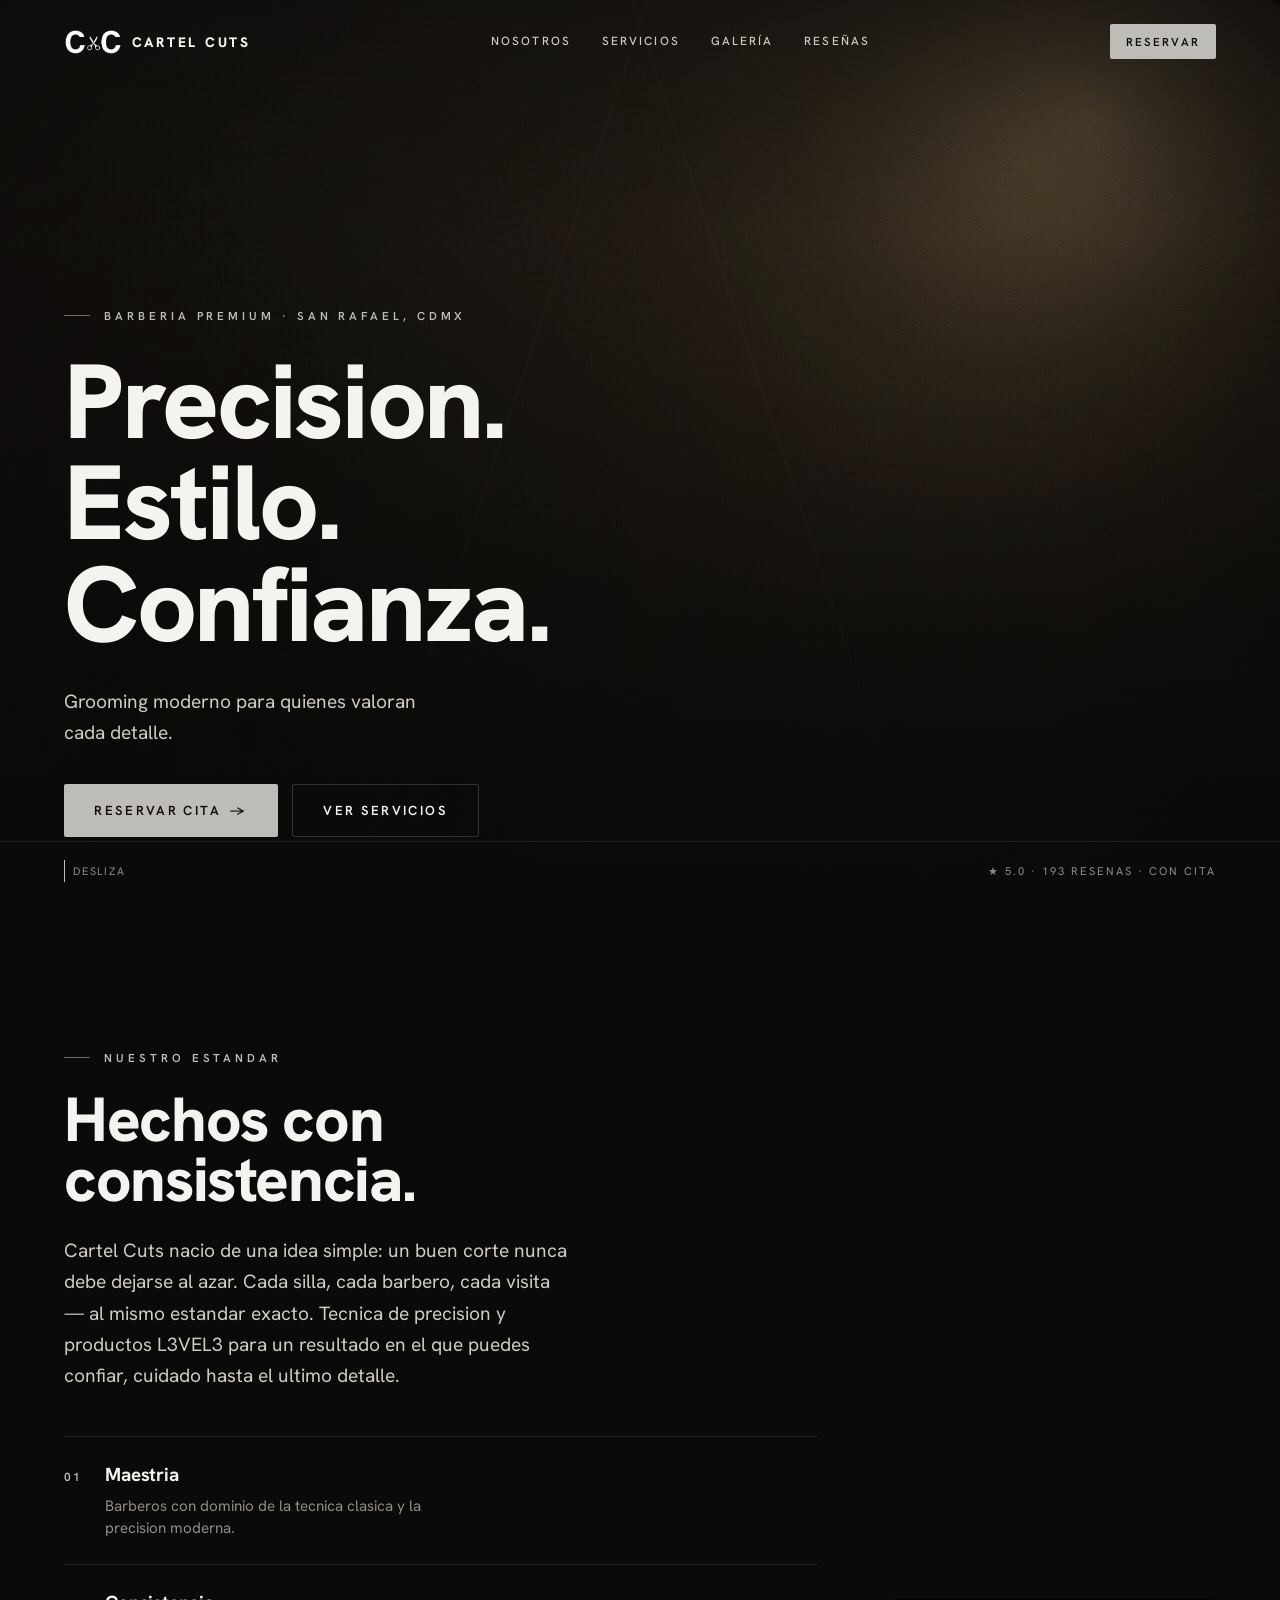
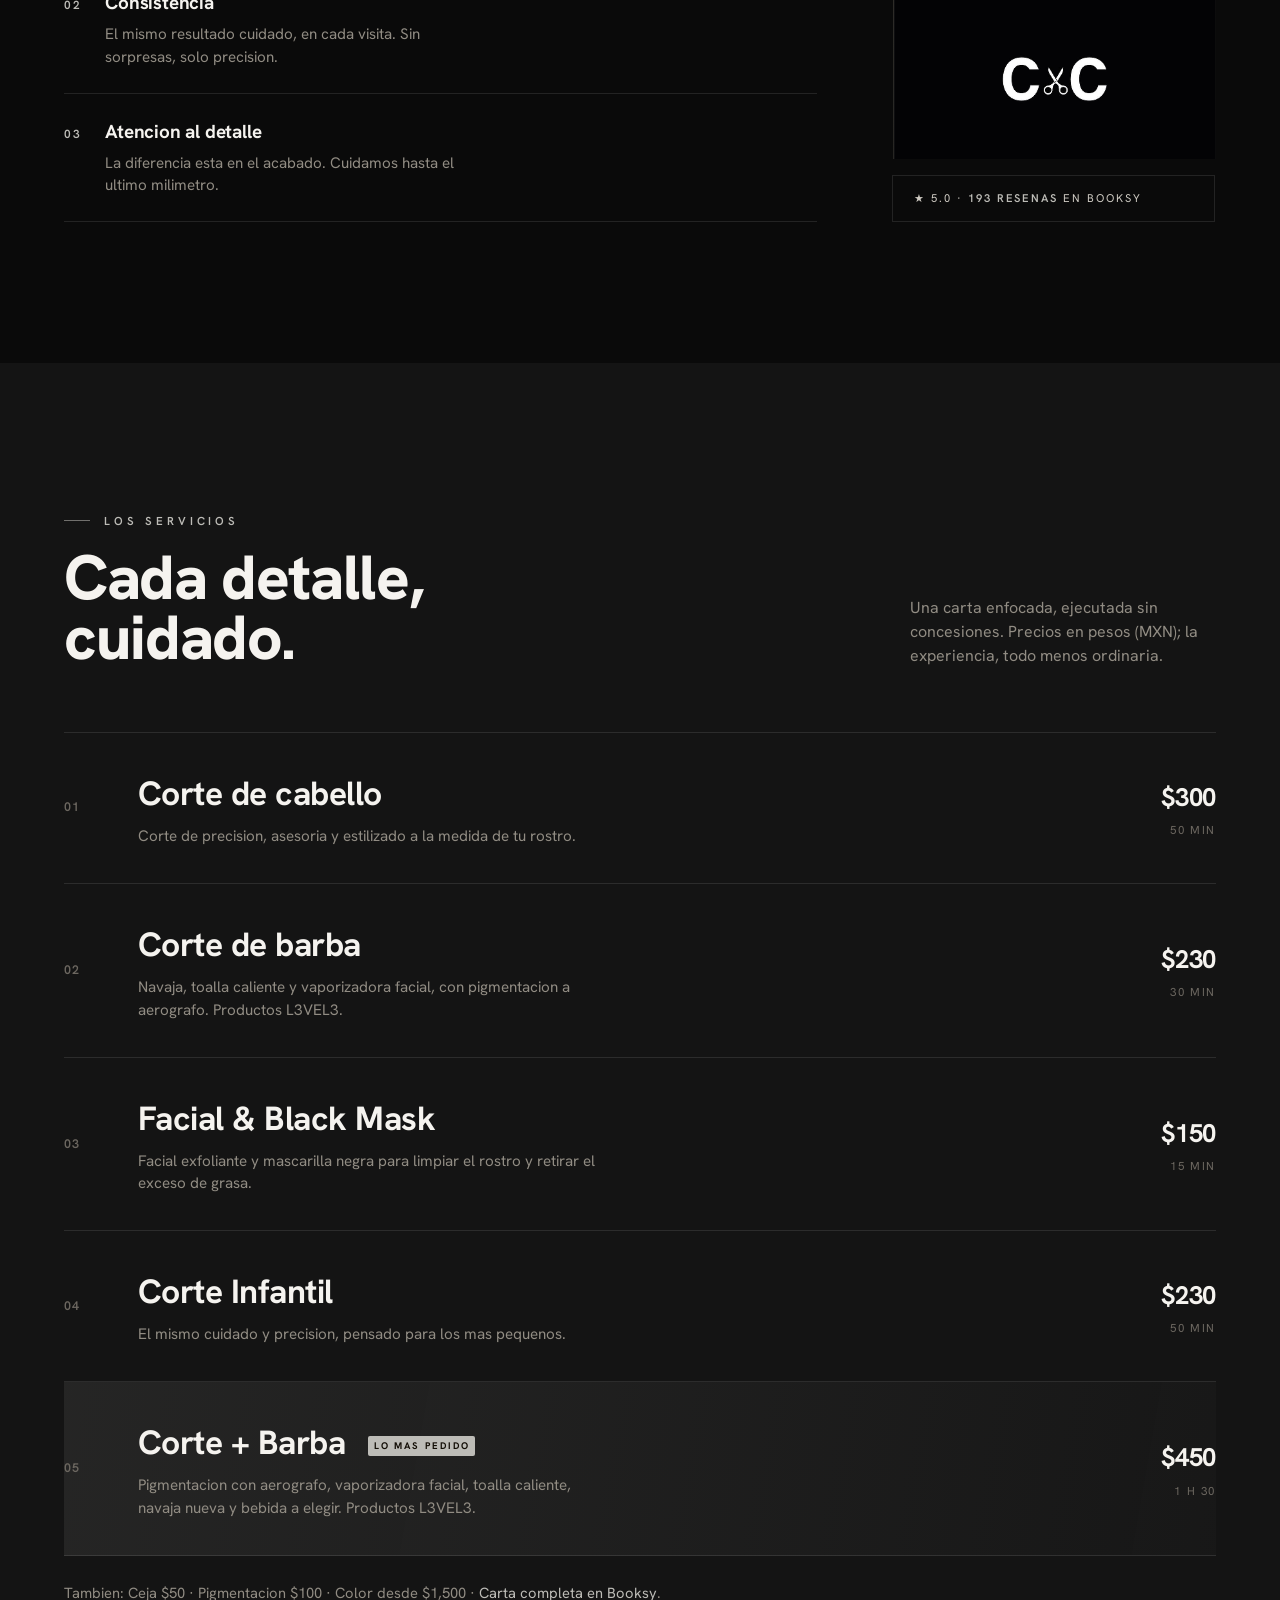
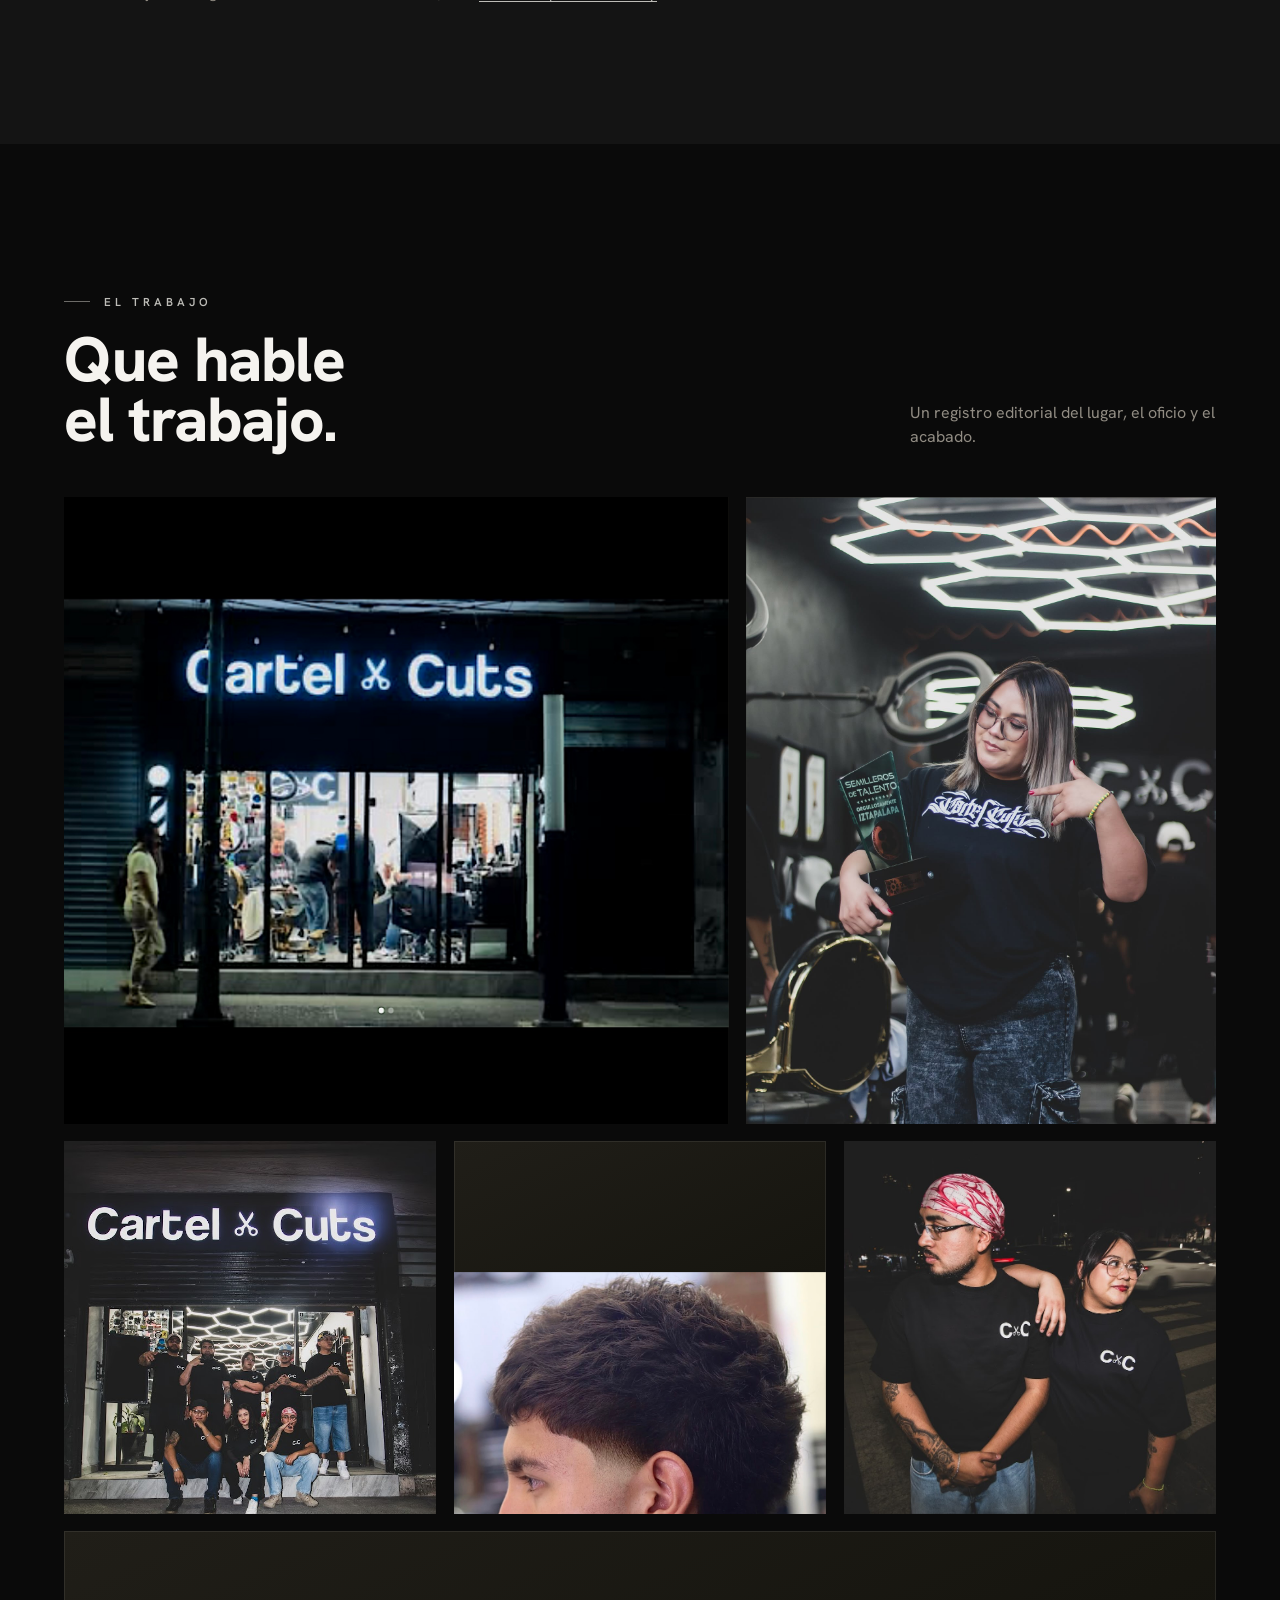
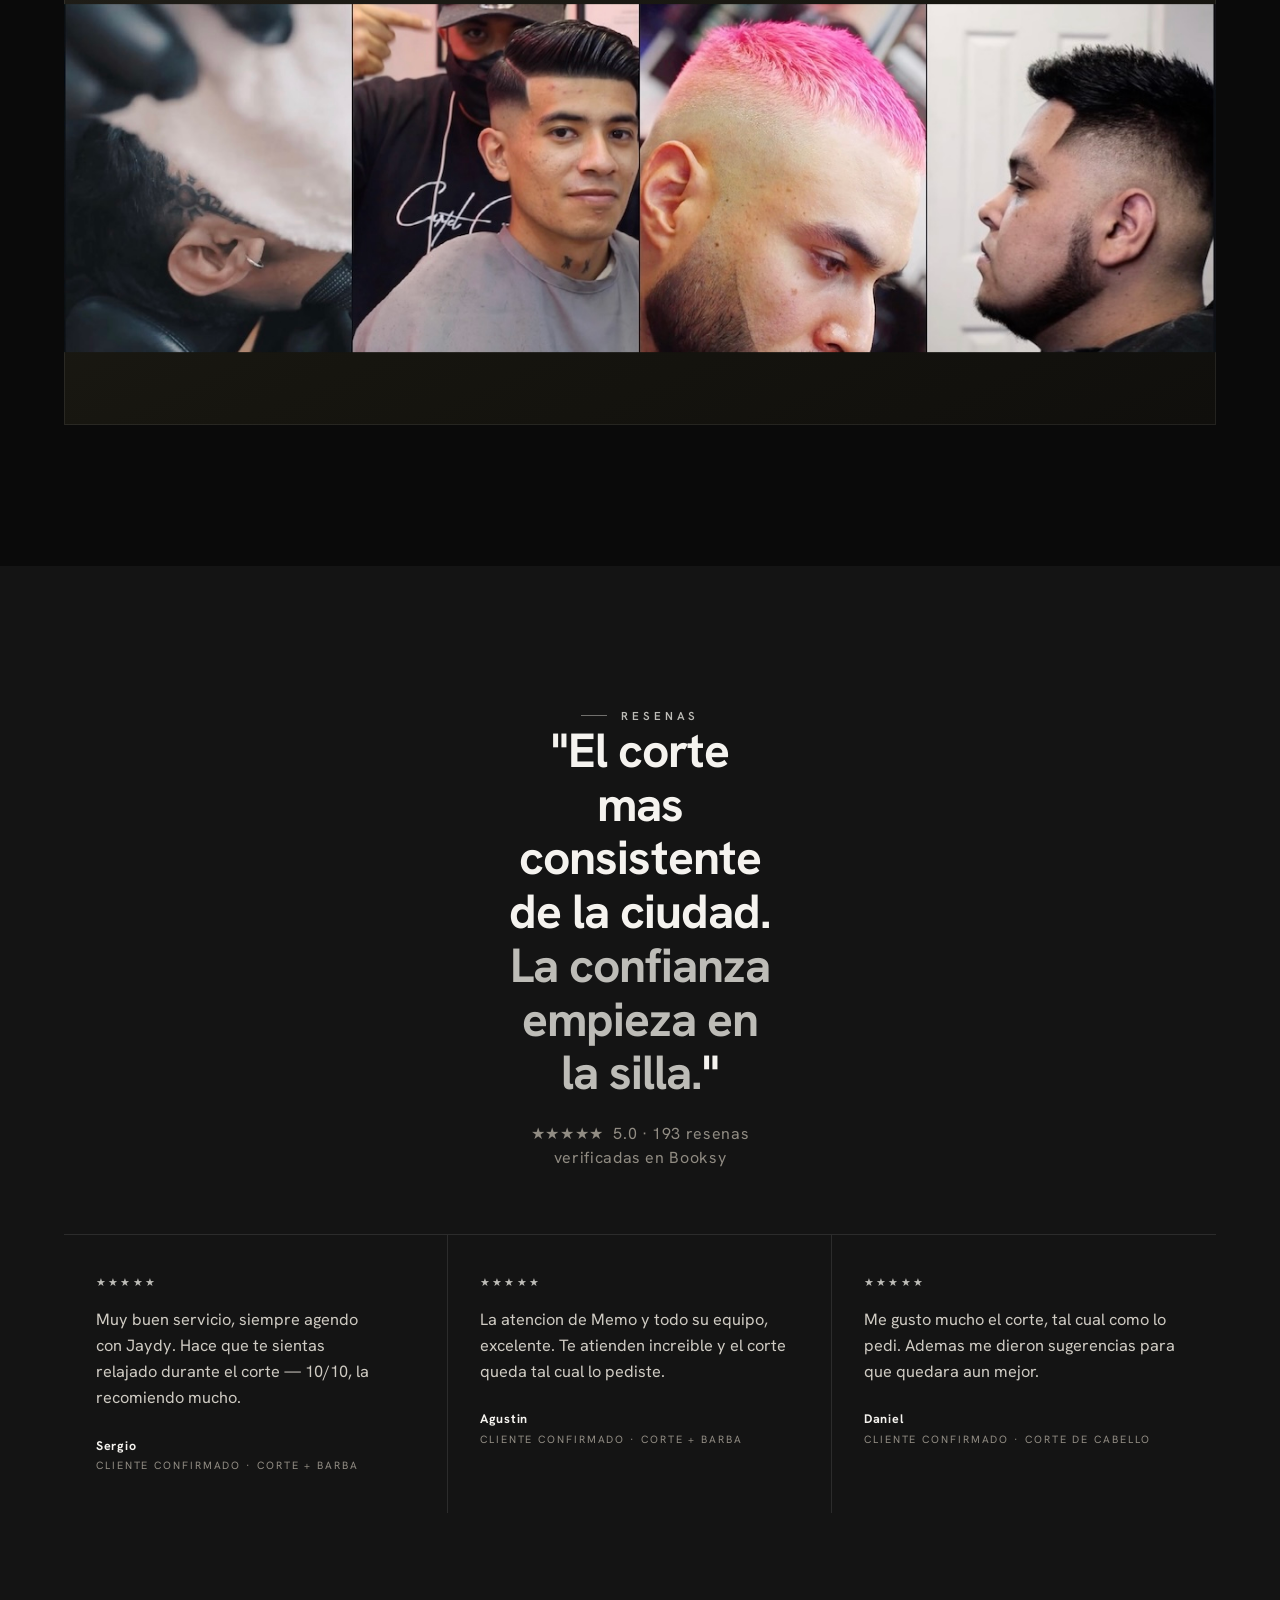
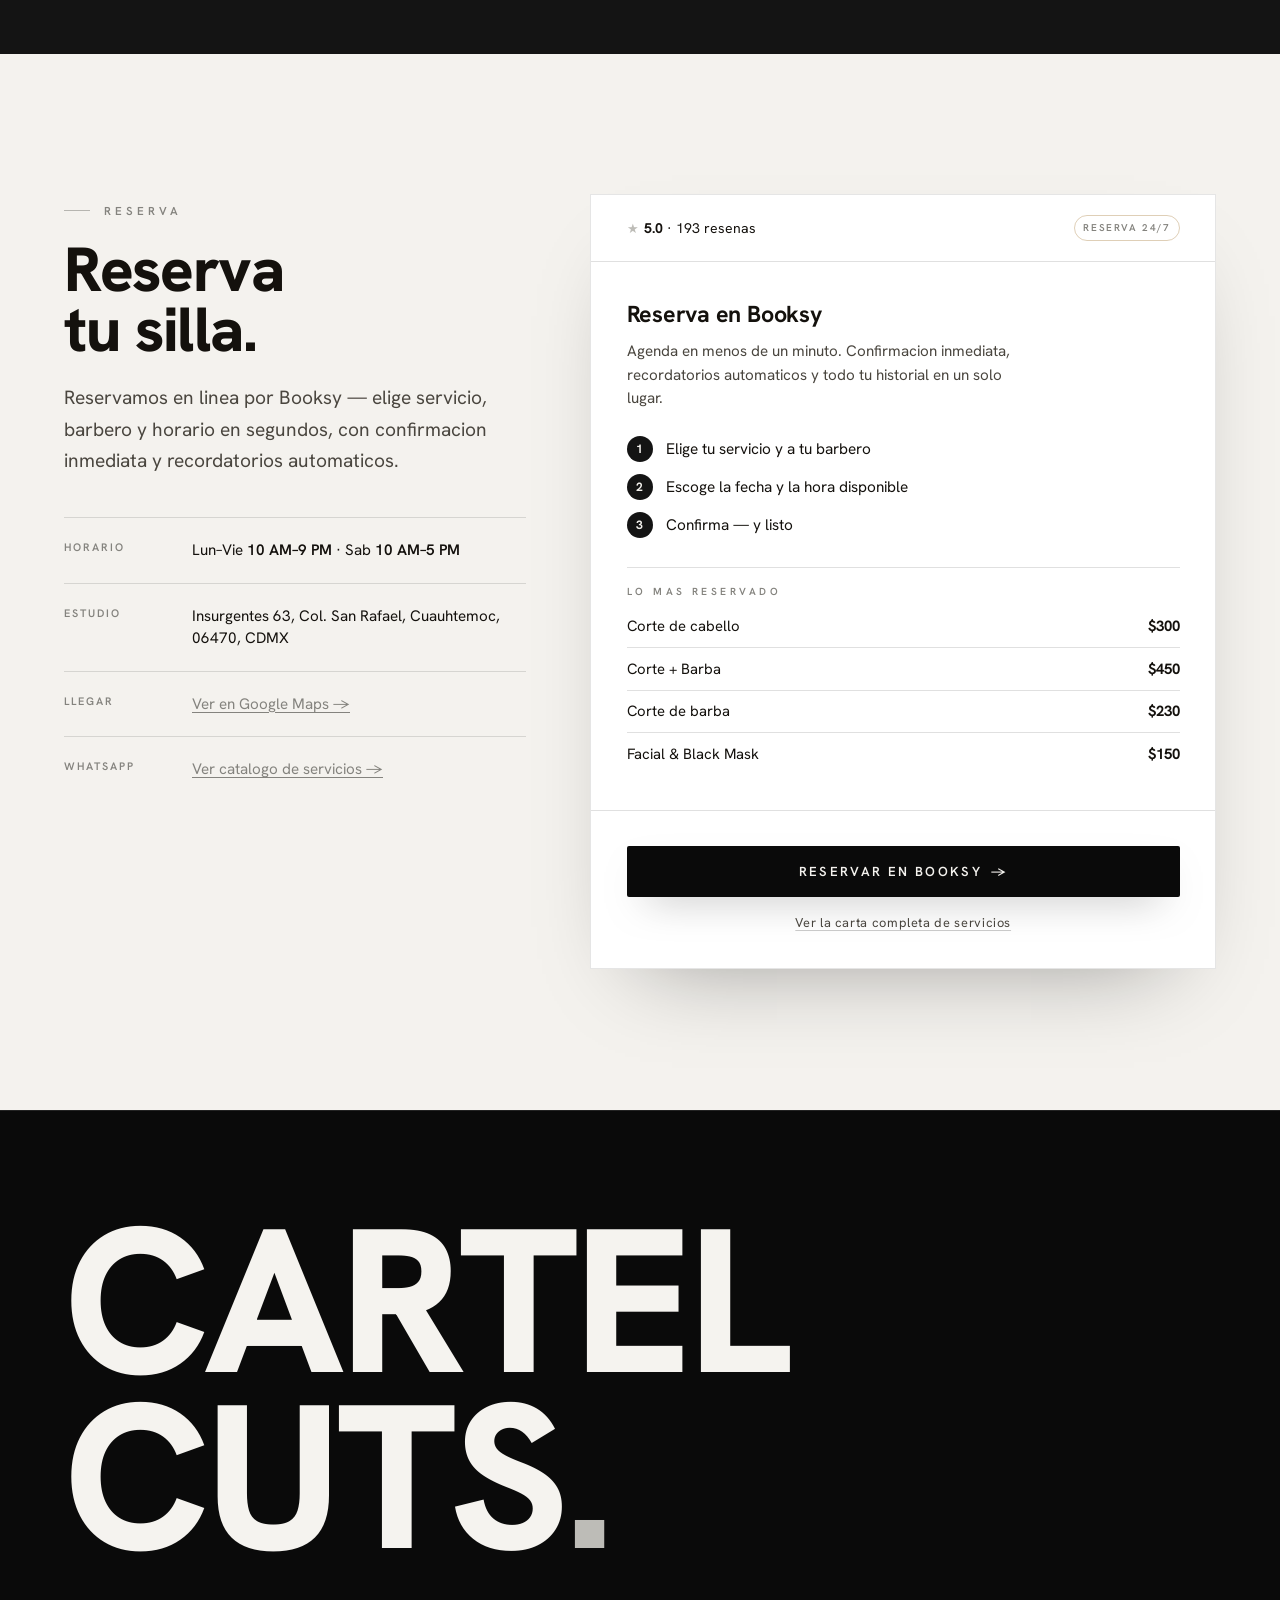
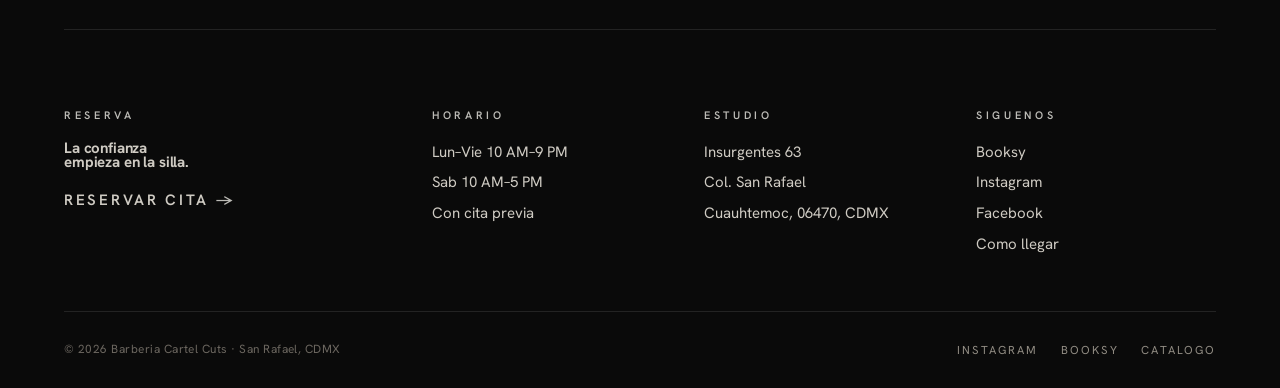
<file: index.html>
<!DOCTYPE html>
<html lang="es">
<head>
<meta charset="UTF-8">
<meta name="viewport" content="width=device-width, initial-scale=1.0">
<title>Barbería Cartel Cuts — San Rafael, CDMX</title>
<meta name="description" content="Barbería Cartel Cuts — grooming premium en San Rafael, Cuauhtémoc, CDMX. Corte, barba, facial y más. Productos L3VEL3. 5.0 ★ con 193 reseñas. Reserva en línea.">
<meta property="og:title" content="Barbería Cartel Cuts — San Rafael, CDMX">
<meta property="og:description" content="Precisión. Estilo. Confianza. Barbería premium en Cuauhtémoc, Ciudad de México.">
<meta property="og:image" content="https://cartel-cuts-mx.vercel.app/assets/og-image.png">
<meta property="og:type" content="website">
<link rel="icon" type="image/png" href="assets/logo.png">
<link rel="preconnect" href="https://fonts.googleapis.com">
<link rel="preconnect" href="https://fonts.gstatic.com" crossorigin>
<link href="https://fonts.googleapis.com/css2?family=Hanken+Grotesk:wght@300;400;500;600;700;800&display=swap" rel="stylesheet">
<link rel="stylesheet" href="styles.css">
<link rel="stylesheet" href="sections.css">
<noscript><style>.reveal{opacity:1 !important;transform:none !important}.hero h1 .ln>span{transform:none !important}</style></noscript>
</head>
<body id="top">

<!-- ===================== NAV ===================== -->
<header class="nav" id="nav">
  <div class="wrap nav__in">
    <a href="#top" class="brand" aria-label="Cartel Cuts">
      <img class="brand__mark-img" src="assets/logo-mark.png" alt="Cartel Cuts">
      <span class="brand__type">Cartel&nbsp;Cuts</span>
    </a>

    <nav class="nav__links" aria-label="Principal">
      <a class="nav__link" href="#about">Nosotros</a>
      <a class="nav__link" href="#services">Servicios</a>
      <a class="nav__link" href="#gallery">Galería</a>
      <a class="nav__link" href="#reviews">Reseñas</a>
    </nav>

    <div class="nav__actions">
      <a class="btn btn--gold" href="https://booksy.com/es-mx/11411_barberia-cartel-cuts_peluqueria_314440_san-rafael" target="_blank" rel="noopener">Reservar</a>
    </div>

    <button class="burger" id="burger" aria-label="Abrir menú" aria-expanded="false">
      <span></span><span></span>
    </button>
  </div>
</header>

<!-- mobile menu -->
<div class="menu" id="menu">
  <a href="#about"><span>Nosotros</span><span class="n">01</span></a>
  <a href="#services"><span>Servicios</span><span class="n">02</span></a>
  <a href="#gallery"><span>Galería</span><span class="n">03</span></a>
  <a href="#reviews"><span>Reseñas</span><span class="n">04</span></a>
  <a href="#booking"><span>Reservar</span><span class="n">05</span></a>
  <div class="menu__foot">
    <a href="https://www.instagram.com/cartelcutsmx" target="_blank" rel="noopener">Instagram</a>
    <a href="https://booksy.com/es-mx/11411_barberia-cartel-cuts_peluqueria_314440_san-rafael" target="_blank" rel="noopener">Reservar en Booksy</a>
  </div>
</div>

<!-- ===================== HERO ===================== -->
<section class="hero" id="hero">
  <div class="hero__media">
    <image-slot id="hero-bg" fit="cover" src="assets/ph/hero.jpg" placeholder="Suelta una imagen cinematografica — barbero trabajando, alto contraste"></image-slot>
  </div>
  <div class="hero__in wrap">
    <div class="hero__eyebrow"><span class="eyebrow">Barberia Premium · San Rafael, CDMX</span></div>
    <h1 class="display h-hero">
      <span class="ln"><span>Precision.</span></span>
      <span class="ln"><span>Estilo.</span></span>
      <span class="ln"><span>Confianza.</span></span>
    </h1>
    <p class="lead hero__sub">Grooming moderno para quienes valoran cada detalle.</p>
    <div class="hero__cta">
      <a class="btn btn--gold btn--lg" href="https://booksy.com/es-mx/11411_barberia-cartel-cuts_peluqueria_314440_san-rafael" target="_blank" rel="noopener">Reservar Cita <span class="arr">&#8594;</span></a>
      <a class="btn btn--ghost btn--lg" href="#services">Ver Servicios</a>
    </div>
  </div>
  <div class="hero__bar">
    <div class="wrap">
      <span class="scrollcue"><i></i> Desliza</span>
      <span class="meta">&#9733; 5.0 · 193 resenas · Con cita</span>
    </div>
  </div>
</section>

<!-- ===================== ABOUT ===================== -->
<section class="section about" id="about">
  <div class="wrap about__grid">
    <div class="about__copy">
      <span class="eyebrow reveal">Nuestro Estandar</span>
      <h2 class="display h-sec reveal" data-d="1">Hechos con<br>consistencia.</h2>
      <p class="lead reveal" data-d="2">Cartel Cuts nacio de una idea simple: un buen corte nunca debe dejarse al azar. Cada silla, cada barbero, cada visita — al mismo estandar exacto. Tecnica de precision y productos L3VEL3 para un resultado en el que puedes confiar, cuidado hasta el ultimo detalle.</p>
      <div class="principles reveal" data-d="3">
        <div class="principle">
          <span class="pn">01</span>
          <div><h4>Maestria</h4><p>Barberos con dominio de la tecnica clasica y la precision moderna.</p></div>
        </div>
        <div class="principle">
          <span class="pn">02</span>
          <div><h4>Consistencia</h4><p>El mismo resultado cuidado, en cada visita. Sin sorpresas, solo precision.</p></div>
        </div>
        <div class="principle">
          <span class="pn">03</span>
          <div><h4>Atencion al detalle</h4><p>La diferencia esta en el acabado. Cuidamos hasta el ultimo milimetro.</p></div>
        </div>
      </div>
    </div>
    <div class="about__media reveal" data-d="2">
      <image-slot id="about-portrait" radius="0" src="assets/ph/about.jpg" placeholder="Suelta un retrato — barbero o detalle"></image-slot>
      <div class="tagchip">&#9733; 5.0 · <b>193 resenas</b> en Booksy</div>
    </div>
  </div>
</section>

<!-- ===================== SERVICES ===================== -->
<section class="section services" id="services">
  <div class="wrap">
    <div class="sec-head">
      <div>
        <span class="eyebrow reveal">Los Servicios</span>
        <h2 class="display h-sec reveal" data-d="1">Cada detalle,<br>cuidado.</h2>
      </div>
      <p class="sec-head__r muted reveal" data-d="2">Una carta enfocada, ejecutada sin concesiones. Precios en pesos (MXN); la experiencia, todo menos ordinaria.</p>
    </div>

    <div class="menu-list reveal" data-d="1">
      <div class="srv">
        <span class="srv__n">01</span>
        <div class="srv__main">
          <div class="srv__name">Corte de cabello</div>
          <p class="srv__desc">Corte de precision, asesoria y estilizado a la medida de tu rostro.</p>
        </div>
        <div class="srv__meta"><div class="srv__price">$300</div><div class="srv__dur">50 min</div></div>
      </div>
      <div class="srv">
        <span class="srv__n">02</span>
        <div class="srv__main">
          <div class="srv__name">Corte de barba</div>
          <p class="srv__desc">Navaja, toalla caliente y vaporizadora facial, con pigmentacion a aerografo. Productos L3VEL3.</p>
        </div>
        <div class="srv__meta"><div class="srv__price">$230</div><div class="srv__dur">30 min</div></div>
      </div>
      <div class="srv">
        <span class="srv__n">03</span>
        <div class="srv__main">
          <div class="srv__name">Facial &amp; Black Mask</div>
          <p class="srv__desc">Facial exfoliante y mascarilla negra para limpiar el rostro y retirar el exceso de grasa.</p>
        </div>
        <div class="srv__meta"><div class="srv__price">$150</div><div class="srv__dur">15 min</div></div>
      </div>
      <div class="srv">
        <span class="srv__n">04</span>
        <div class="srv__main">
          <div class="srv__name">Corte Infantil</div>
          <p class="srv__desc">El mismo cuidado y precision, pensado para los mas pequenos.</p>
        </div>
        <div class="srv__meta"><div class="srv__price">$230</div><div class="srv__dur">50 min</div></div>
      </div>
      <div class="srv feature">
        <span class="srv__n">05</span>
        <div class="srv__main">
          <div class="srv__name">Corte + Barba <span class="tag-best">Lo mas pedido</span></div>
          <p class="srv__desc">Pigmentacion con aerografo, vaporizadora facial, toalla caliente, navaja nueva y bebida a elegir. Productos L3VEL3.</p>
        </div>
        <div class="srv__meta"><div class="srv__price">$450</div><div class="srv__dur">1 h 30</div></div>
      </div>
    </div>
    <p class="muted reveal" data-d="2" style="margin-top:1.6rem;font-size:0.92rem">Tambien: Ceja $50 &middot; Pigmentacion $100 &middot; Color desde $1,500 &middot; <a href="https://booksy.com/es-mx/11411_barberia-cartel-cuts_peluqueria_314440_san-rafael" target="_blank" rel="noopener" style="color:var(--accent);text-decoration:underline;text-underline-offset:3px">Carta completa en Booksy</a>.</p>
  </div>
</section>

<!-- ===================== GALLERY ===================== -->
<section class="section gallery" id="gallery">
  <div class="wrap">
    <div class="sec-head">
      <div>
        <span class="eyebrow reveal">El Trabajo</span>
        <h2 class="display h-sec reveal" data-d="1">Que hable<br>el trabajo.</h2>
      </div>
      <p class="sec-head__r muted reveal" data-d="2">Un registro editorial del lugar, el oficio y el acabado.</p>
    </div>
    <div class="gal-grid reveal" data-d="1">
      <image-slot class="g1" id="gal-1" radius="0" src="assets/ph/g1.jpg" placeholder="Editorial amplia — silla / local"></image-slot>
      <image-slot class="g2" id="gal-2" radius="0" src="assets/ph/g2.jpg" placeholder="Retrato — corte terminado"></image-slot>
      <image-slot class="g3" id="gal-3" radius="0" src="assets/ph/g3.jpg" placeholder="Detalle — fade"></image-slot>
      <image-slot class="g4" id="gal-4" radius="0" src="assets/ph/g4.jpg" placeholder="Detalle — barba"></image-slot>
      <image-slot class="g5" id="gal-5" radius="0" src="assets/ph/g5.jpg" placeholder="Herramientas / textura"></image-slot>
      <image-slot class="g6" id="gal-6" fit="contain" radius="0" src="assets/ph/g6.jpg" placeholder="Panoramica — interior"></image-slot>
    </div>
  </div>
</section>

<!-- ===================== REVIEWS ===================== -->
<section class="section reviews" id="reviews">
  <div class="wrap">
    <span class="eyebrow reveal" style="display:flex;justify-content:center">Resenas</span>
    <div class="rev-hero reveal" data-d="1">
      <p class="quote">"El corte mas consistente de la ciudad. <span class="accent">La confianza empieza en la silla.</span>"</p>
      <p class="muted" style="margin-top:1.4rem;letter-spacing:0.04em">&#9733;&#9733;&#9733;&#9733;&#9733; &nbsp;5.0 · 193 resenas verificadas en Booksy</p>
    </div>
    <div class="rev-grid reveal" data-d="2">
      <div class="rev">
        <div class="stars">&#9733;&#9733;&#9733;&#9733;&#9733;</div>
        <p>Muy buen servicio, siempre agendo con Jaydy. Hace que te sientas relajado durante el corte — 10/10, la recomiendo mucho.</p>
        <div class="who"><b>Sergio</b><span>Cliente confirmado &middot; Corte + Barba</span></div>
      </div>
      <div class="rev">
        <div class="stars">&#9733;&#9733;&#9733;&#9733;&#9733;</div>
        <p>La atencion de Memo y todo su equipo, excelente. Te atienden increible y el corte queda tal cual lo pediste.</p>
        <div class="who"><b>Agustin</b><span>Cliente confirmado &middot; Corte + Barba</span></div>
      </div>
      <div class="rev">
        <div class="stars">&#9733;&#9733;&#9733;&#9733;&#9733;</div>
        <p>Me gusto mucho el corte, tal cual como lo pedi. Ademas me dieron sugerencias para que quedara aun mejor.</p>
        <div class="who"><b>Daniel</b><span>Cliente confirmado &middot; Corte de cabello</span></div>
      </div>
    </div>
  </div>
</section>

<!-- ===================== BOOKING ===================== -->
<section class="section booking" id="booking">
  <div class="wrap book-grid">
    <div class="book-pitch">
      <span class="eyebrow on-light">Reserva</span>
      <h2 class="display h-sec">Reserva<br>tu silla.</h2>
      <p class="lead">Reservamos en linea por Booksy — elige servicio, barbero y horario en segundos, con confirmacion inmediata y recordatorios automaticos.</p>
      <div class="book-info">
        <div class="row">
          <span class="k">Horario</span>
          <span class="v">Lun&ndash;Vie <b>10 AM&ndash;9 PM</b> &middot; Sab <b>10 AM&ndash;5 PM</b></span>
        </div>
        <div class="row">
          <span class="k">Estudio</span>
          <span class="v">Insurgentes 63, Col. San Rafael, Cuauhtemoc, 06470, CDMX</span>
        </div>
        <div class="row">
          <span class="k">Llegar</span>
          <span class="v"><a href="https://share.google/hkfZazP1snNz9899T" target="_blank" rel="noopener" style="color:var(--gold-d);text-decoration:underline;text-underline-offset:3px">Ver en Google Maps &#8594;</a></span>
        </div>
        <div class="row">
          <span class="k">WhatsApp</span>
          <span class="v"><a href="https://wa.me/c/5215610499495" target="_blank" rel="noopener" style="color:var(--gold-d);text-decoration:underline;text-underline-offset:3px">Ver catalogo de servicios &#8594;</a></span>
        </div>
      </div>
    </div>

    <div class="book-card booky">
      <div class="booky__head">
        <span class="booky__rating"><span class="booky__stars">&#9733;</span> <b>5.0</b> &middot; 193 resenas</span>
        <span class="booky__badge">Reserva 24/7</span>
      </div>
      <div class="booky__body">
        <h3 class="booky__title">Reserva en Booksy</h3>
        <p class="booky__lead">Agenda en menos de un minuto. Confirmacion inmediata, recordatorios automaticos y todo tu historial en un solo lugar.</p>
        <ol class="booky__steps">
          <li><span class="booky__num">1</span> Elige tu servicio y a tu barbero</li>
          <li><span class="booky__num">2</span> Escoge la fecha y la hora disponible</li>
          <li><span class="booky__num">3</span> Confirma — y listo</li>
        </ol>
        <div class="booky__menu">
          <div class="booky__mlabel">Lo mas reservado</div>
          <div class="booky__mrow"><span>Corte de cabello</span><b>$300</b></div>
          <div class="booky__mrow"><span>Corte + Barba</span><b>$450</b></div>
          <div class="booky__mrow"><span>Corte de barba</span><b>$230</b></div>
          <div class="booky__mrow"><span>Facial &amp; Black Mask</span><b>$150</b></div>
        </div>
      </div>
      <div class="booky__foot">
        <a class="btn btn--gold btn--block btn--lg" href="https://booksy.com/es-mx/11411_barberia-cartel-cuts_peluqueria_314440_san-rafael" target="_blank" rel="noopener">Reservar en Booksy <span class="arr">&#8594;</span></a>
        <a class="booky__alt" href="#services">Ver la carta completa de servicios</a>
      </div>
    </div>
  </div>
</section>

<!-- ===================== FOOTER ===================== -->
<footer class="footer">
  <div class="wrap">
    <div class="foot-word reveal">CARTEL<br>CUTS<span class="x">.</span></div>
    <div class="foot-cols">
      <div class="foot-col foot-cta">
        <h5>Reserva</h5>
        <p class="h-sub display">La confianza empieza en la silla.</p>
        <a class="tlink" href="https://booksy.com/es-mx/11411_barberia-cartel-cuts_peluqueria_314440_san-rafael" target="_blank" rel="noopener">Reservar cita <span class="arr">&#8594;</span></a>
      </div>
      <div class="foot-col">
        <h5>Horario</h5>
        <p>Lun&ndash;Vie 10 AM&ndash;9 PM</p>
        <p>Sab 10 AM&ndash;5 PM</p>
        <p>Con cita previa</p>
      </div>
      <div class="foot-col">
        <h5>Estudio</h5>
        <p>Insurgentes 63</p>
        <p>Col. San Rafael</p>
        <p>Cuauhtemoc, 06470, CDMX</p>
      </div>
      <div class="foot-col">
        <h5>Siguenos</h5>
        <a href="https://booksy.com/es-mx/11411_barberia-cartel-cuts_peluqueria_314440_san-rafael" target="_blank" rel="noopener">Booksy</a>
        <a href="https://www.instagram.com/cartelcutsmx" target="_blank" rel="noopener">Instagram</a>
        <a href="https://www.facebook.com/CartelCutsMX/" target="_blank" rel="noopener">Facebook</a>
        <a href="https://share.google/hkfZazP1snNz9899T" target="_blank" rel="noopener">Como llegar</a>
      </div>
    </div>
    <div class="foot-bot">
      <span class="small">&copy; <span id="yr"></span> Barberia Cartel Cuts &middot; San Rafael, CDMX</span>
      <div class="socials">
        <a href="https://www.instagram.com/cartelcutsmx" target="_blank" rel="noopener">Instagram</a>
        <a href="https://booksy.com/es-mx/11411_barberia-cartel-cuts_peluqueria_314440_san-rafael" target="_blank" rel="noopener">Booksy</a>
        <a href="https://wa.me/c/5215610499495" target="_blank" rel="noopener">Catalogo</a>
      </div>
    </div>
  </div>
</footer>

<script src="assets/image-slot.js"></script>
<script src="app.js"></script>
</body>
</html>
</file>
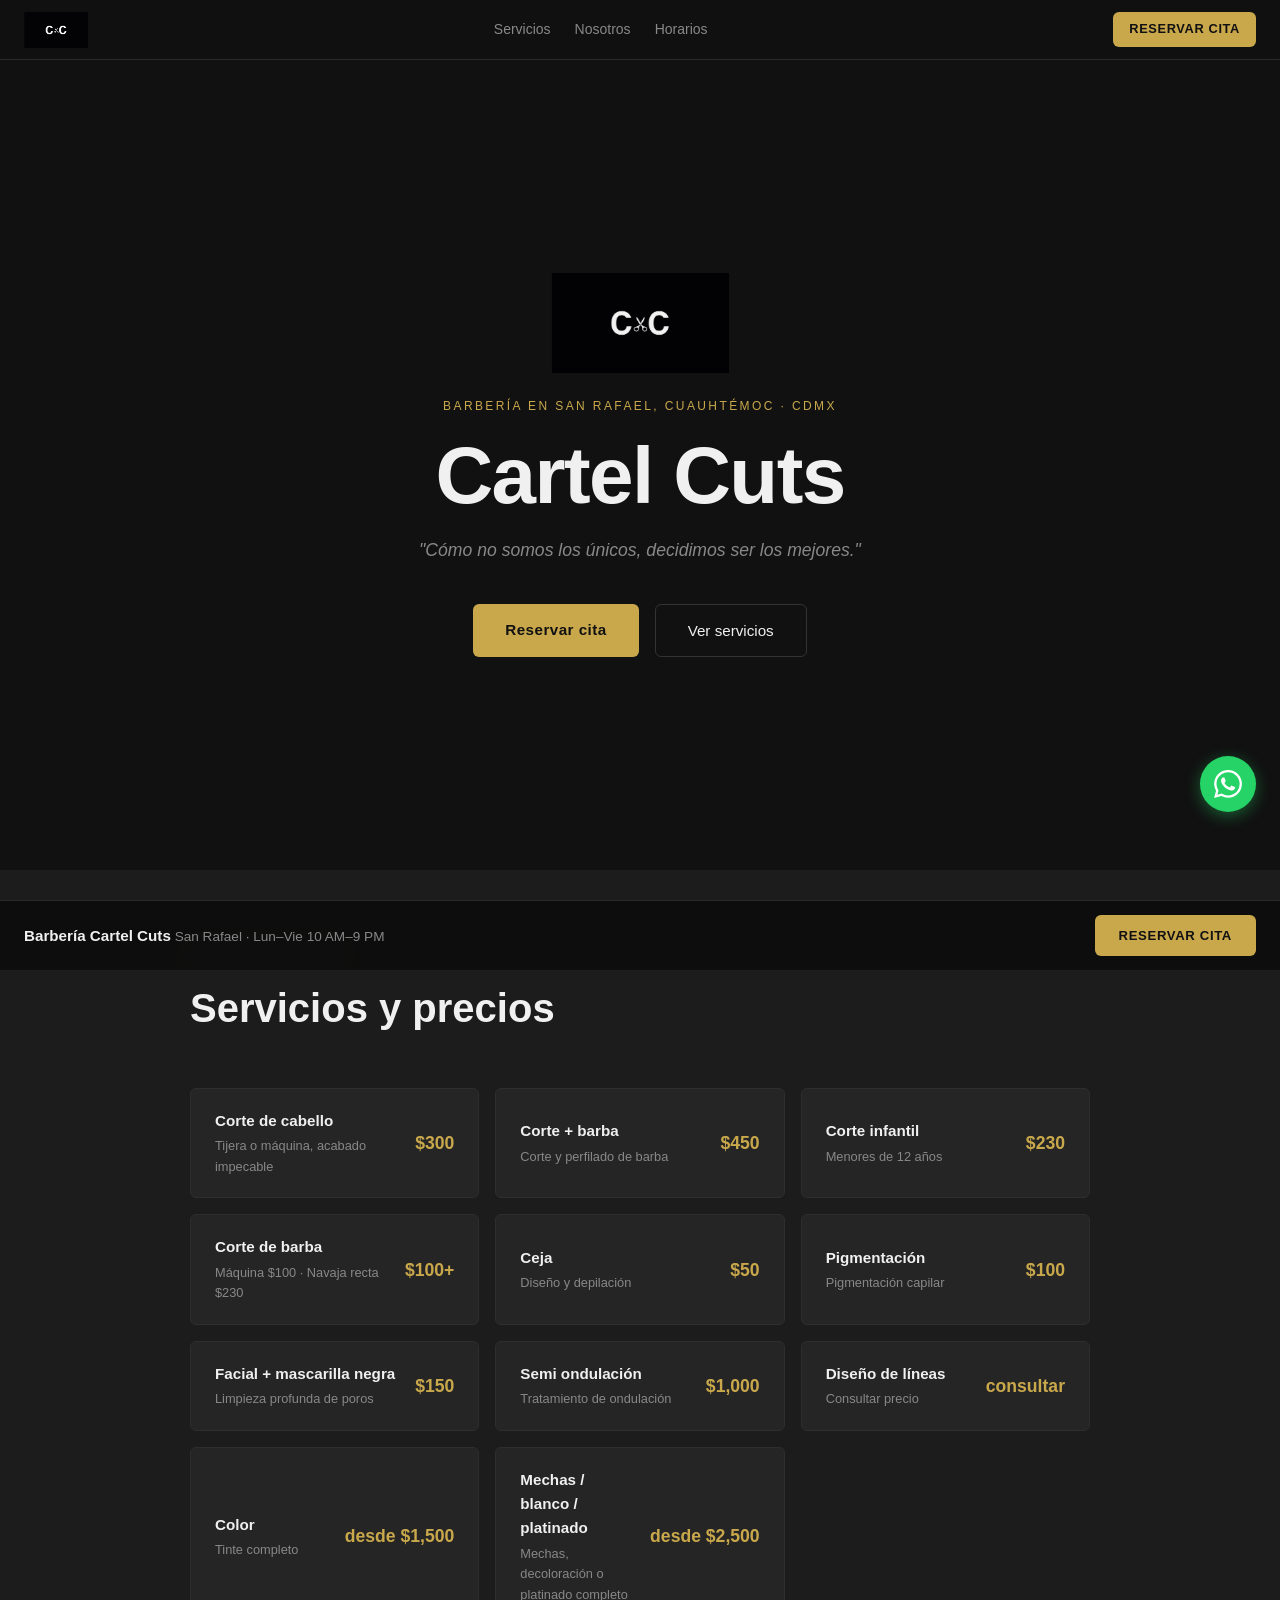
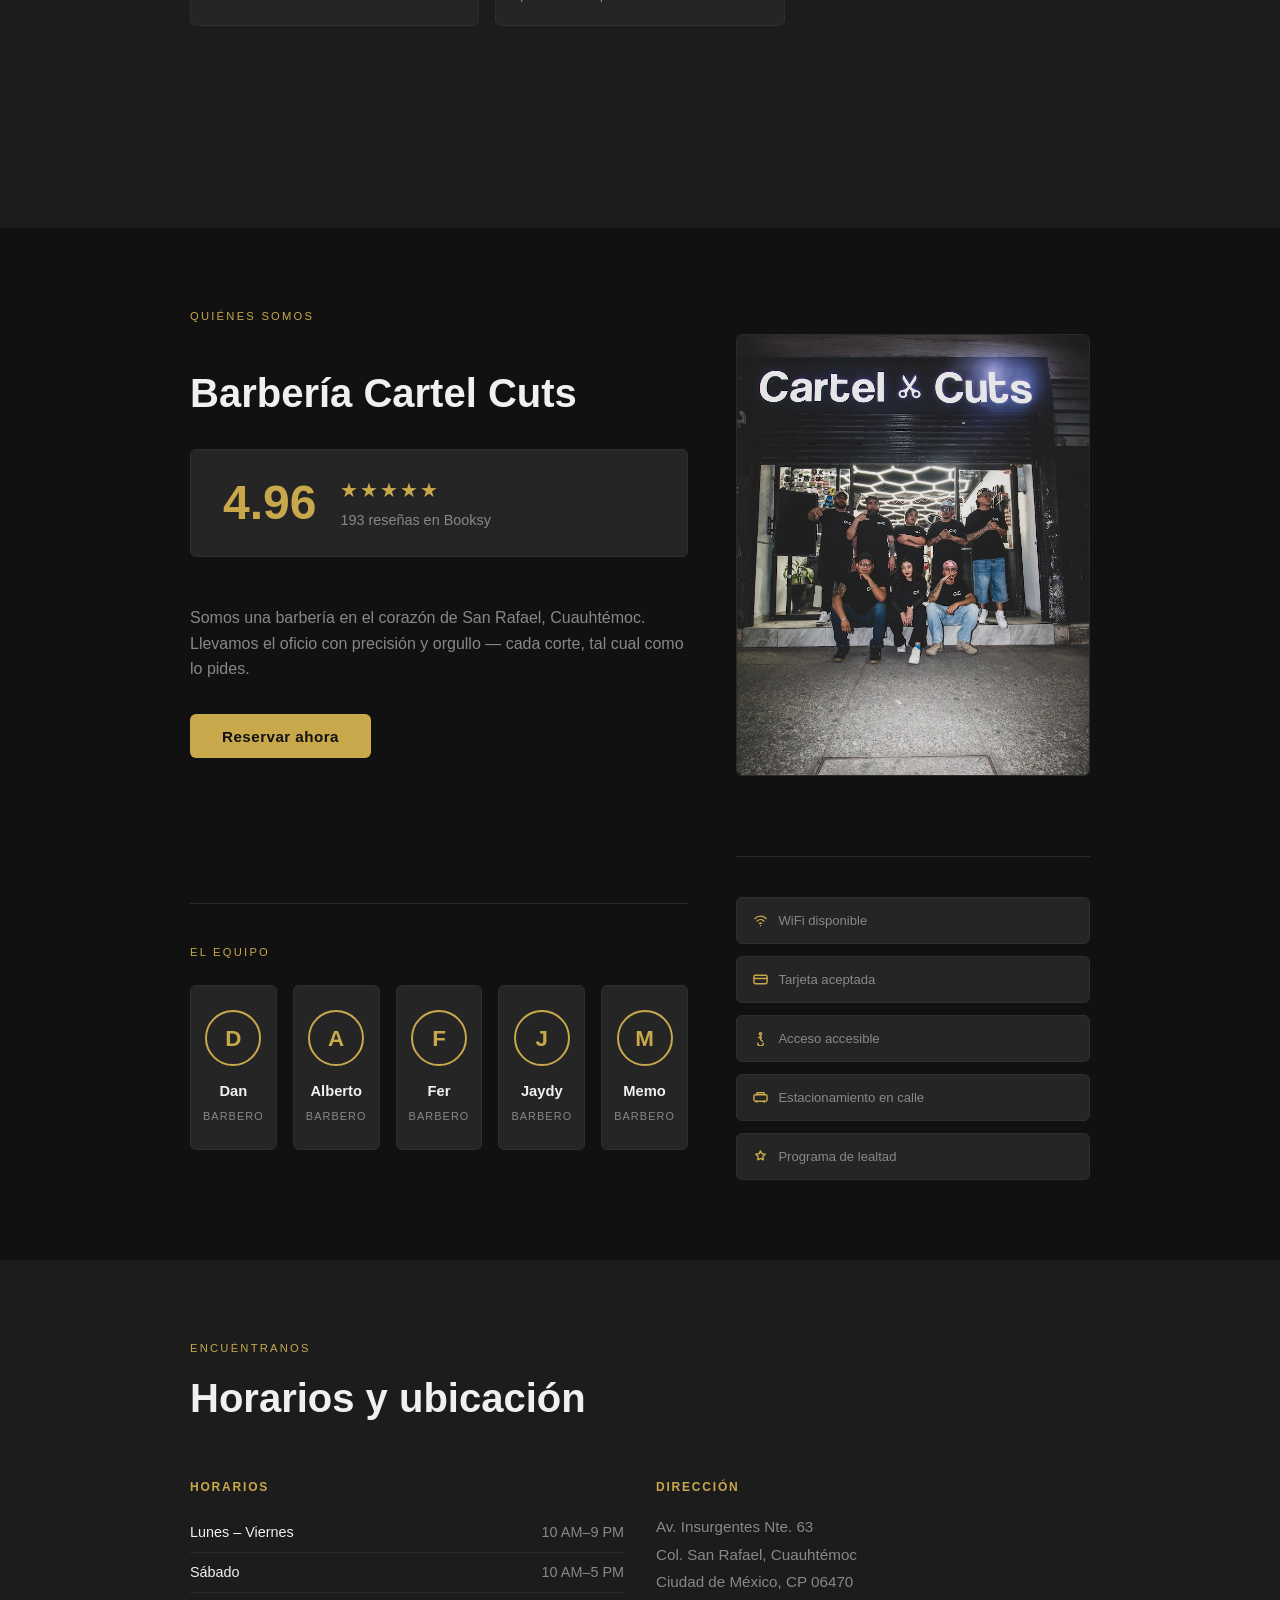
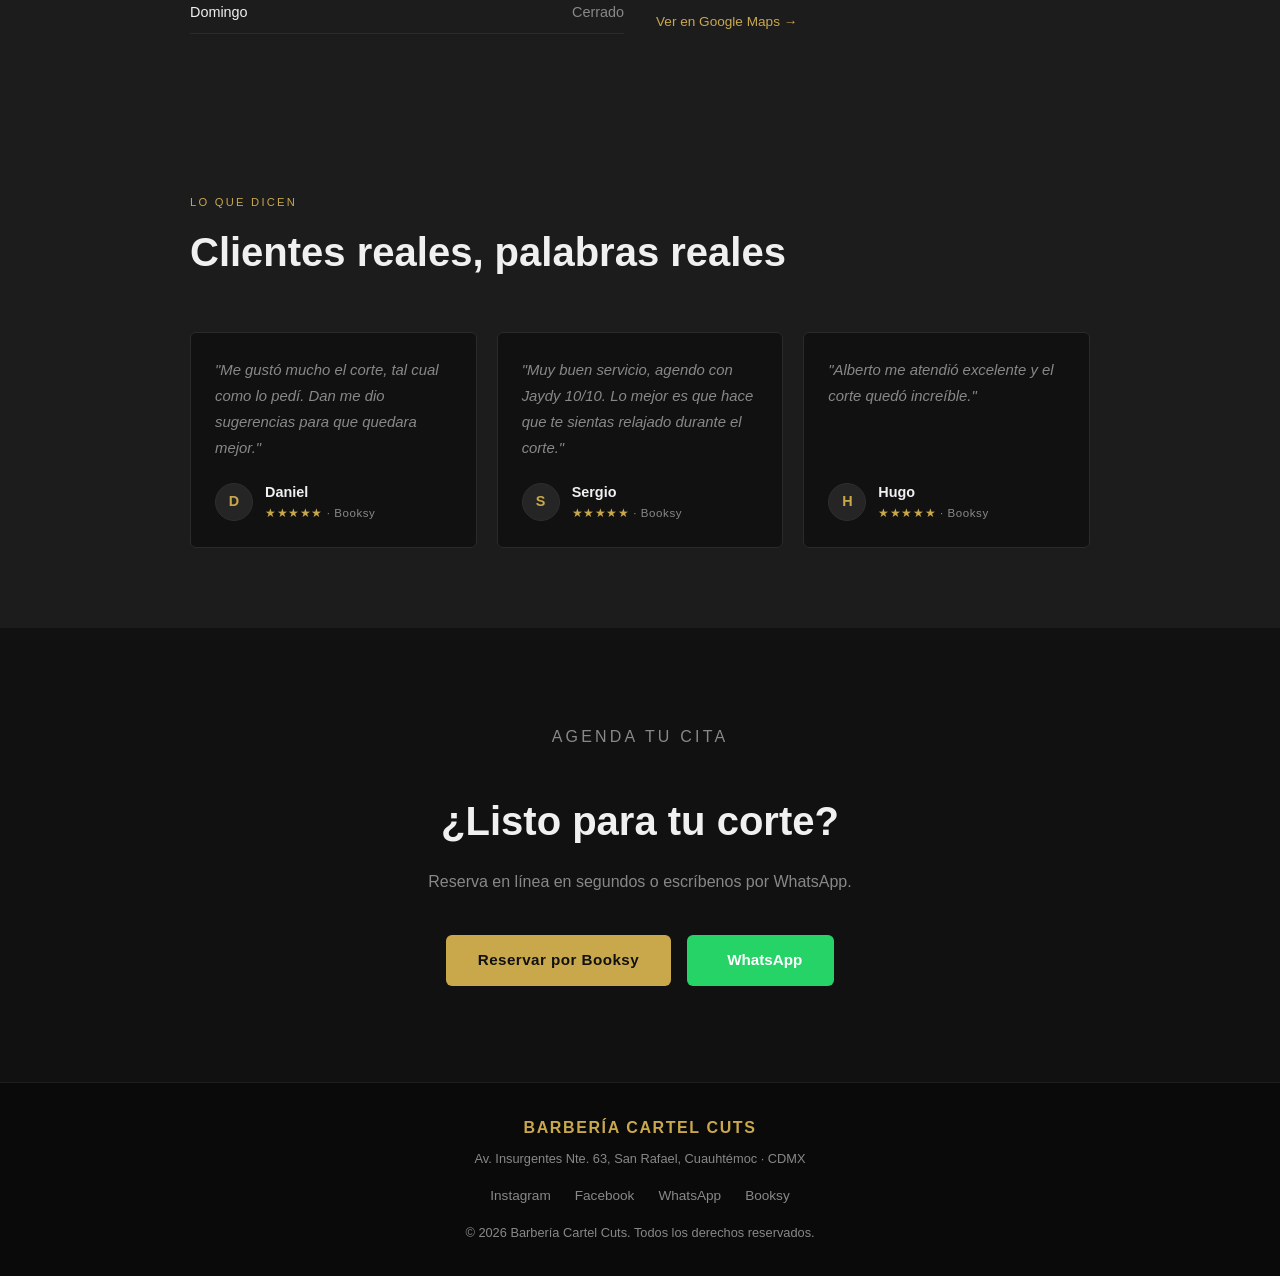
<file: index-regular.html>
<!DOCTYPE html>
<html lang="es">
<head>
  <meta charset="UTF-8">
  <meta name="viewport" content="width=device-width, initial-scale=1.0">
  <title>Barbería Cartel Cuts — San Rafael, CDMX</title>
  <meta name="description" content="Barbería Cartel Cuts — San Rafael, Cuauhtémoc, CDMX. Cómo no somos los únicos, decidimos ser los mejores. Reserva tu cita en línea.">
  <link rel="icon" href="./logo.png" type="image/png">
  <!-- Open Graph — rich preview when sharing on WhatsApp / Instagram / iMessage -->
  <meta property="og:type" content="website">
  <meta property="og:title" content="Barbería Cartel Cuts — San Rafael, CDMX">
  <meta property="og:description" content="Cómo no somos los únicos, decidimos ser los mejores. Reserva tu cita en línea — sin esperar.">
  <meta property="og:image" content="https://cartel-cuts-mx.vercel.app/assets/og-image.png">
  <meta name="twitter:card" content="summary_large_image">
  <style>
    :root {
      --accent: #c9a84c;
      --accent-dark: #a8832a;
      --bg: #111111;
      --surface: #1c1c1c;
      --surface2: #252525;
      --text: #f0f0f0;
      --text-muted: #888888;
      --radius: 6px;
    }

    *, *::before, *::after { box-sizing: border-box; margin: 0; padding: 0; }
    html { scroll-behavior: smooth; }
    body {
      font-family: -apple-system, BlinkMacSystemFont, 'Segoe UI', Roboto, sans-serif;
      background: var(--bg);
      color: var(--text);
      line-height: 1.6;
    }
    a { color: inherit; text-decoration: none; }

    /* ── NAV ── */
    nav {
      position: sticky; top: 0; z-index: 100;
      background: rgba(17,17,17,0.95);
      backdrop-filter: blur(8px);
      border-bottom: 1px solid #2a2a2a;
      padding: 0 1.5rem; height: 60px;
      display: flex; align-items: center; justify-content: space-between;
    }
    .nav-brand img {
      height: 36px;
      width: auto;
      display: block;
    }
    .nav-links { display: flex; gap: 1.5rem; list-style: none; font-size: 0.875rem; }
    .nav-links a { color: var(--text-muted); transition: color 0.2s; }
    .nav-links a:hover { color: var(--text); }
    .btn-nav {
      background: var(--accent); color: #111;
      font-weight: 700; font-size: 0.8rem; letter-spacing: 0.05em;
      text-transform: uppercase; padding: 0.45rem 1rem;
      border-radius: var(--radius); transition: background 0.2s;
    }
    .btn-nav:hover { background: var(--accent-dark); }
    @media (max-width: 600px) { .nav-links { display: none; } }

    /* ── HERO ── */
    #inicio {
      min-height: 90vh;
      display: flex; flex-direction: column;
      align-items: center; justify-content: center;
      text-align: center; padding: 4rem 1.5rem;
      background: linear-gradient(to bottom, rgba(17,17,17,0.55), rgba(17,17,17,0.95)),
        url('https://images.unsplash.com/photo-1503951914875-452162b0f3f1?w=1400&q=80') center/cover no-repeat;
    }
    .hero-eyebrow {
      font-size: 0.75rem; letter-spacing: 0.2em;
      text-transform: uppercase; color: var(--accent); margin-bottom: 1rem;
    }
    .hero-logo {
      height: 100px;
      width: auto;
      margin-bottom: 1.5rem;
      opacity: 0.95;
    }
    .hero-title {
      font-size: clamp(2.5rem, 8vw, 5rem);
      font-weight: 800; line-height: 1.1;
      letter-spacing: -0.02em; margin-bottom: 1rem;
    }
    .hero-subtitle {
      font-size: 1.1rem; color: var(--text-muted);
      max-width: 500px; margin-bottom: 2.5rem;
      font-style: italic;
    }
    .hero-ctas { display: flex; gap: 1rem; flex-wrap: wrap; justify-content: center; }
    .btn-primary {
      background: var(--accent); color: #111;
      font-weight: 700; font-size: 0.95rem; letter-spacing: 0.03em;
      padding: 0.85rem 2rem; border-radius: var(--radius);
      transition: background 0.2s, transform 0.1s;
    }
    .btn-primary:hover { background: var(--accent-dark); transform: translateY(-1px); }
    .btn-secondary {
      border: 1px solid #333; color: var(--text);
      font-size: 0.95rem; padding: 0.85rem 2rem;
      border-radius: var(--radius); transition: border-color 0.2s;
    }
    .btn-secondary:hover { border-color: #666; }

    /* ── SECTIONS ── */
    section { padding: 5rem 1.5rem; }
    .container { max-width: 900px; margin: 0 auto; }
    .section-label {
      font-size: 0.7rem; letter-spacing: 0.2em;
      text-transform: uppercase; color: var(--accent); margin-bottom: 0.5rem;
    }
    .section-title {
      font-size: clamp(1.75rem, 4vw, 2.5rem);
      font-weight: 700; margin-bottom: 3rem;
    }

    /* ── SERVICIOS ── */
    #servicios { background: var(--surface); }
    .services-grid {
      display: grid;
      grid-template-columns: repeat(auto-fill, minmax(240px, 1fr));
      gap: 1rem;
    }
    .service-card {
      background: var(--surface2); border: 1px solid #2e2e2e;
      border-radius: var(--radius); padding: 1.25rem 1.5rem;
      display: flex; justify-content: space-between; align-items: center; gap: 1rem;
    }
    .service-name { font-weight: 600; font-size: 0.95rem; }
    .service-desc { font-size: 0.8rem; color: var(--text-muted); margin-top: 0.2rem; }
    .service-price { font-size: 1.1rem; font-weight: 700; color: var(--accent); white-space: nowrap; }

    /* ── NOSOTROS ── */
    #nosotros .about-body {
      display: grid; grid-template-columns: 1fr 1fr;
      gap: 3rem; align-items: center;
    }
    #nosotros .about-text p { color: var(--text-muted); font-size: 1rem; margin-bottom: 1rem; }
    .about-photo {
      background: var(--surface); border: 1px solid #2a2a2a;
      border-radius: var(--radius); aspect-ratio: 4/5; overflow: hidden;
    }
    .about-photo img { width: 100%; height: 100%; object-fit: cover; }
    @media (max-width: 680px) {
      #nosotros .about-body { grid-template-columns: 1fr; }
      .about-photo { aspect-ratio: 16/9; }
    }

    /* ── HORARIOS ── */
    #horarios { background: var(--surface); }
    .info-grid { display: grid; grid-template-columns: 1fr 1fr; gap: 2rem; }
    @media (max-width: 600px) { .info-grid { grid-template-columns: 1fr; } }
    .info-block h3 {
      font-size: 0.75rem; letter-spacing: 0.15em;
      text-transform: uppercase; color: var(--accent); margin-bottom: 1rem;
    }
    .hours-table { width: 100%; border-collapse: collapse; font-size: 0.9rem; }
    .hours-table tr { border-bottom: 1px solid #2a2a2a; }
    .hours-table td { padding: 0.5rem 0; }
    .hours-table td:last-child { text-align: right; color: var(--text-muted); }
    .address-text { color: var(--text-muted); font-size: 0.95rem; line-height: 1.8; }
    .map-link {
      display: inline-block; margin-top: 1rem; font-size: 0.85rem;
      color: var(--accent); border-bottom: 1px solid transparent; transition: border-color 0.2s;
    }
    .map-link:hover { border-color: var(--accent); }

    /* ── RESEÑAS ── */
    .rating-banner {
      background: var(--surface2); border: 1px solid #2e2e2e;
      border-radius: var(--radius); padding: 1.5rem 2rem;
      display: flex; align-items: center; gap: 1.5rem;
      margin-bottom: 3rem; flex-wrap: wrap;
    }
    .rating-score { font-size: 3rem; font-weight: 800; color: var(--accent); line-height: 1; }
    .rating-stars { font-size: 1.25rem; color: var(--accent); letter-spacing: 0.1em; }
    .rating-count { font-size: 0.9rem; color: var(--text-muted); margin-top: 0.2rem; }

    /* ── RESERVAR ── */
    #reservar { text-align: center; padding: 6rem 1.5rem; }
    #reservar .section-title { margin-bottom: 1rem; }
    #reservar p { color: var(--text-muted); margin-bottom: 2.5rem; font-size: 1rem; }
    .contact-options { display: flex; gap: 1rem; justify-content: center; flex-wrap: wrap; }
    .btn-whatsapp {
      background: #25d366; color: #fff; font-weight: 700; font-size: 0.95rem;
      padding: 0.85rem 2rem; border-radius: var(--radius);
      display: flex; align-items: center; gap: 0.5rem; transition: opacity 0.2s;
    }
    .btn-whatsapp:hover { opacity: 0.85; }

    /* ── FOOTER ── */
    footer {
      background: #0a0a0a; border-top: 1px solid #1e1e1e;
      padding: 2rem 1.5rem; text-align: center;
    }
    .footer-inner { max-width: 900px; margin: 0 auto; }
    .footer-name { font-weight: 700; color: var(--accent); letter-spacing: 0.1em; text-transform: uppercase; margin-bottom: 0.5rem; }
    .footer-meta { font-size: 0.8rem; color: var(--text-muted); }
    .footer-social { display: flex; gap: 1.5rem; justify-content: center; margin-top: 1rem; }
    .footer-social a { font-size: 0.85rem; color: var(--text-muted); transition: color 0.2s; }
    .footer-social a:hover { color: var(--text); }

    /* ── FLOATING WHATSAPP ── */
    .fab-whatsapp {
      position: fixed; bottom: 5.5rem; right: 1.5rem; z-index: 200;
      background: #25d366; color: #fff; width: 56px; height: 56px;
      border-radius: 50%; display: flex; align-items: center; justify-content: center;
      box-shadow: 0 4px 16px rgba(37,211,102,0.4); transition: transform 0.2s;
    }
    .fab-whatsapp:hover { transform: scale(1.08); }
    .fab-whatsapp svg { width: 28px; height: 28px; fill: #fff; }

    /* ── TESTIMONIALS ── */
    #resenas { background: var(--surface); }
    .testimonials-grid {
      display: grid;
      grid-template-columns: repeat(auto-fill, minmax(260px, 1fr));
      gap: 1.25rem;
    }
    .testimonial-card {
      background: var(--bg);
      border: 1px solid #2a2a2a;
      border-radius: var(--radius);
      padding: 1.5rem;
      display: flex;
      flex-direction: column;
      justify-content: space-between;
      transition: border-color 0.25s, transform 0.25s;
    }
    .testimonial-card:hover { border-color: var(--accent); transform: translateY(-3px); }
    .testimonial-text {
      font-size: 0.93rem; color: var(--text-muted);
      line-height: 1.75; font-style: italic; margin-bottom: 1.25rem;
    }
    .testimonial-author { display: flex; align-items: center; gap: 0.75rem; }
    .testimonial-avatar {
      width: 38px; height: 38px; border-radius: 50%;
      background: var(--surface2); border: 1px solid #2e2e2e;
      display: flex; align-items: center; justify-content: center;
      font-size: 0.9rem; font-weight: 700; color: var(--accent);
      flex-shrink: 0;
    }
    .testimonial-name { font-weight: 600; font-size: 0.9rem; }
    .testimonial-stars { font-size: 0.72rem; color: var(--accent); letter-spacing: 0.05em; }
    .testimonial-source { font-size: 0.72rem; color: var(--text-muted); }

    /* ── TEAM CARDS ── */
    .team-section {
      margin-top: 3rem;
      padding-top: 2.5rem;
      border-top: 1px solid #2a2a2a;
    }
    .team-section-label {
      font-size: 0.7rem; letter-spacing: 0.2em;
      text-transform: uppercase; color: var(--accent); margin-bottom: 1.5rem;
    }
    .team-cards {
      display: grid;
      grid-template-columns: repeat(5, 1fr);
      gap: 1rem;
    }
    @media (max-width: 640px) {
      .team-cards { grid-template-columns: repeat(3, 1fr); }
    }
    .team-card {
      background: var(--surface2); border: 1px solid #2e2e2e;
      border-radius: var(--radius); padding: 1.5rem 0.75rem;
      text-align: center;
      transition: border-color 0.25s, transform 0.2s, box-shadow 0.25s;
    }
    .team-card:hover {
      border-color: var(--accent);
      transform: translateY(-3px);
      box-shadow: 0 8px 24px rgba(0,0,0,0.3);
    }
    .team-initial {
      width: 56px; height: 56px; border-radius: 50%;
      border: 2px solid var(--accent);
      display: flex; align-items: center; justify-content: center;
      font-size: 1.4rem; font-weight: 800; color: var(--accent);
      margin: 0 auto 0.85rem;
    }
    .team-card-name { font-size: 0.92rem; font-weight: 700; color: var(--text); margin-bottom: 0.25rem; }
    .team-card-role { font-size: 0.68rem; color: var(--text-muted); text-transform: uppercase; letter-spacing: 0.1em; }

    /* ── AMENITIES GRID ── */
    .amenities-grid {
      display: grid;
      grid-template-columns: repeat(auto-fill, minmax(190px, 1fr));
      gap: 0.75rem;
      margin-top: 2rem;
      padding-top: 2.5rem;
      border-top: 1px solid #2a2a2a;
    }
    .amenity-item {
      display: flex; align-items: center; gap: 0.65rem;
      padding: 0.75rem 1rem;
      background: var(--surface2); border: 1px solid #2e2e2e;
      border-radius: var(--radius);
    }
    .amenity-icon { width: 15px; height: 15px; flex-shrink: 0; color: var(--accent); }
    .amenity-icon svg { width: 100%; height: 100%; display: block; }
    .amenity-text { font-size: 0.82rem; color: var(--text-muted); }

    /* ── SCROLL REVEAL ── */
    .reveal {
      opacity: 0;
      transform: translateY(28px);
      transition: opacity 0.65s ease, transform 0.65s ease;
    }
    .reveal.visible {
      opacity: 1;
      transform: translateY(0);
    }

    /* ── SERVICE CARD HOVER ── */
    .service-card {
      transition: border-color 0.25s, box-shadow 0.25s, transform 0.25s;
    }
    .service-card:hover {
      border-color: var(--accent);
      box-shadow: 0 0 28px rgba(201, 168, 76, 0.13);
      transform: translateY(-3px);
    }

    /* ── CATALOG CTA ── */
    .catalog-cta {
      margin-top: 2.5rem;
      text-align: center;
    }
    .catalog-cta p {
      font-size: 0.8rem;
      color: var(--text-muted);
      margin-top: 0.75rem;
    }
    .btn-catalog {
      display: inline-flex;
      align-items: center;
      gap: 0.6rem;
      background: transparent;
      border: 1.5px solid #25d366;
      color: #25d366;
      font-weight: 600;
      font-size: 0.9rem;
      padding: 0.75rem 1.75rem;
      border-radius: var(--radius);
      transition: background 0.2s, color 0.2s, transform 0.1s;
    }
    .btn-catalog:hover {
      background: #25d366;
      color: #fff;
      transform: translateY(-1px);
    }
    .btn-catalog svg { width: 18px; height: 18px; fill: currentColor; flex-shrink: 0; }

    /* ── STICKY BOOKING BAR ── */
    .sticky-bar {
      position: fixed;
      bottom: 0; left: 0; right: 0; z-index: 150;
      background: rgba(14, 14, 14, 0.97);
      backdrop-filter: blur(12px);
      border-top: 1px solid #2a2a2a;
      padding: 0.85rem 1.5rem;
      display: flex;
      align-items: center;
      justify-content: space-between;
      gap: 1rem;
      transform: translateY(100%);
      transition: transform 0.4s cubic-bezier(0.16, 1, 0.3, 1);
    }
    .sticky-bar.visible { transform: translateY(0); }
    .sticky-bar-text { font-size: 0.85rem; color: var(--text-muted); line-height: 1.4; }
    .sticky-bar-text strong { color: var(--text); font-size: 0.95rem; }
    .btn-sticky {
      background: var(--accent); color: #111;
      font-weight: 700; font-size: 0.82rem;
      letter-spacing: 0.05em; text-transform: uppercase;
      padding: 0.65rem 1.5rem; border-radius: var(--radius);
      white-space: nowrap; transition: background 0.2s;
      flex-shrink: 0;
    }
    .btn-sticky:hover { background: var(--accent-dark); }
    @media (max-width: 480px) {
      .sticky-bar-text { display: none; }
      .btn-sticky { width: 100%; text-align: center; padding: 0.75rem; }
    }
  </style>
</head>
<body>

  <!-- NAV -->
  <nav>
    <a class="nav-brand" href="#inicio">
      <img src="./logo.png" alt="Barbería Cartel Cuts">
    </a>
    <ul class="nav-links">
      <li><a href="#servicios">Servicios</a></li>
      <li><a href="#nosotros">Nosotros</a></li>
      <li><a href="#horarios">Horarios</a></li>
    </ul>
    <a class="btn-nav" href="https://booksy.com/es-mx/11411_barberia-cartel-cuts_peluqueria_314440_san-rafael" target="_blank" rel="noopener">Reservar cita</a>
  </nav>

  <!-- HERO -->
  <section id="inicio">
    <img class="hero-logo" src="./logo.png" alt="Barbería Cartel Cuts">
    <p class="hero-eyebrow">Barbería en San Rafael, Cuauhtémoc · CDMX</p>
    <h1 class="hero-title">Cartel Cuts</h1>
    <p class="hero-subtitle">"Cómo no somos los únicos, decidimos ser los mejores."</p>
    <div class="hero-ctas">
      <a class="btn-primary" href="https://booksy.com/es-mx/11411_barberia-cartel-cuts_peluqueria_314440_san-rafael" target="_blank" rel="noopener">Reservar cita</a>
      <a class="btn-secondary" href="#servicios">Ver servicios</a>
    </div>
  </section>

  <!-- SERVICIOS -->
  <section id="servicios">
    <div class="container">
      <p class="section-label">Lo que ofrecemos</p>
      <h2 class="section-title">Servicios y precios</h2>
      <div class="services-grid">

        <div class="service-card">
          <div>
            <div class="service-name">Corte de cabello</div>
            <div class="service-desc">Tijera o máquina, acabado impecable</div>
          </div>
          <div class="service-price">$300</div>
        </div>

        <div class="service-card">
          <div>
            <div class="service-name">Corte + barba</div>
            <div class="service-desc">Corte y perfilado de barba</div>
          </div>
          <div class="service-price">$450</div>
        </div>

        <div class="service-card">
          <div>
            <div class="service-name">Corte infantil</div>
            <div class="service-desc">Menores de 12 años</div>
          </div>
          <div class="service-price">$230</div>
        </div>

        <div class="service-card">
          <div>
            <div class="service-name">Corte de barba</div>
            <div class="service-desc">Máquina $100 · Navaja recta $230</div>
          </div>
          <div class="service-price">$100+</div>
        </div>

        <div class="service-card">
          <div>
            <div class="service-name">Ceja</div>
            <div class="service-desc">Diseño y depilación</div>
          </div>
          <div class="service-price">$50</div>
        </div>

        <div class="service-card">
          <div>
            <div class="service-name">Pigmentación</div>
            <div class="service-desc">Pigmentación capilar</div>
          </div>
          <div class="service-price">$100</div>
        </div>

        <div class="service-card">
          <div>
            <div class="service-name">Facial + mascarilla negra</div>
            <div class="service-desc">Limpieza profunda de poros</div>
          </div>
          <div class="service-price">$150</div>
        </div>

        <div class="service-card">
          <div>
            <div class="service-name">Semi ondulación</div>
            <div class="service-desc">Tratamiento de ondulación</div>
          </div>
          <div class="service-price">$1,000</div>
        </div>

        <div class="service-card">
          <div>
            <div class="service-name">Diseño de líneas</div>
            <div class="service-desc">Consultar precio</div>
          </div>
          <div class="service-price">consultar</div>
        </div>

        <div class="service-card">
          <div>
            <div class="service-name">Color</div>
            <div class="service-desc">Tinte completo</div>
          </div>
          <div class="service-price">desde $1,500</div>
        </div>

        <div class="service-card">
          <div>
            <div class="service-name">Mechas / blanco / platinado</div>
            <div class="service-desc">Mechas, decoloración o platinado completo</div>
          </div>
          <div class="service-price">desde $2,500</div>
        </div>

      </div>

      <!-- CATÁLOGO WHATSAPP -->
      <div class="catalog-cta">
        <a class="btn-catalog" href="https://wa.me/c/5215610499495" target="_blank" rel="noopener">
          <svg viewBox="0 0 24 24" xmlns="http://www.w3.org/2000/svg">
            <path d="M17.472 14.382c-.297-.149-1.758-.867-2.03-.967-.273-.099-.471-.148-.67.15-.197.297-.767.966-.94 1.164-.173.199-.347.223-.644.075-.297-.15-1.255-.463-2.39-1.475-.883-.788-1.48-1.761-1.653-2.059-.173-.297-.018-.458.13-.606.134-.133.298-.347.446-.52.149-.174.198-.298.298-.497.099-.198.05-.371-.025-.52-.075-.149-.669-1.612-.916-2.207-.242-.579-.487-.5-.669-.51-.173-.008-.371-.01-.57-.01-.198 0-.52.074-.792.372-.272.297-1.04 1.016-1.04 2.479 0 1.462 1.065 2.875 1.213 3.074.149.198 2.096 3.2 5.077 4.487.709.306 1.262.489 1.694.625.712.227 1.36.195 1.871.118.571-.085 1.758-.719 2.006-1.413.248-.694.248-1.289.173-1.413-.074-.124-.272-.198-.57-.347m-5.421 7.403h-.004a9.87 9.87 0 01-5.031-1.378l-.361-.214-3.741.982.998-3.648-.235-.374a9.86 9.86 0 01-1.51-5.26c.001-5.45 4.436-9.884 9.888-9.884 2.64 0 5.122 1.03 6.988 2.898a9.825 9.825 0 012.893 6.994c-.003 5.45-4.437 9.884-9.885 9.884m8.413-18.297A11.815 11.815 0 0012.05 0C5.495 0 .16 5.335.157 11.892c0 2.096.547 4.142 1.588 5.945L.057 24l6.305-1.654a11.882 11.882 0 005.683 1.448h.005c6.554 0 11.89-5.335 11.893-11.893a11.821 11.821 0 00-3.48-8.413z"/>
          </svg>
          Ver catálogo completo en WhatsApp
        </a>
        <p>Fotos de estilos, cortes y más — directo en WhatsApp</p>
      </div>

    </div>
  </section>

  <!-- NOSOTROS -->
  <section id="nosotros">
    <div class="container">
      <p class="section-label">Quiénes somos</p>
      <div class="about-body">
        <div class="about-text">
          <h2 class="section-title" style="margin-bottom:1.5rem">Barbería Cartel Cuts</h2>

          <!-- Rating -->
          <div class="rating-banner">
            <div class="rating-score">4.96</div>
            <div>
              <div class="rating-stars">★★★★★</div>
              <div class="rating-count">193 reseñas en Booksy</div>
            </div>
          </div>

          <p>Somos una barbería en el corazón de San Rafael, Cuauhtémoc. Llevamos el oficio con precisión y orgullo — cada corte, tal cual como lo pides.</p>
          <br>
          <a class="btn-primary" href="https://booksy.com/es-mx/11411_barberia-cartel-cuts_peluqueria_314440_san-rafael" target="_blank" rel="noopener">Reservar ahora</a>
        </div>
        <div class="about-photo">
          <img src="assets/ph/g3.jpg" alt="Interior de Barbería Cartel Cuts">
        </div>
      <!-- EL EQUIPO -->
      <div class="team-section">
        <p class="team-section-label">El equipo</p>
        <div class="team-cards">
          <div class="team-card">
            <div class="team-initial">D</div>
            <div class="team-card-name">Dan</div>
            <div class="team-card-role">Barbero</div>
          </div>
          <div class="team-card">
            <div class="team-initial">A</div>
            <div class="team-card-name">Alberto</div>
            <div class="team-card-role">Barbero</div>
          </div>
          <div class="team-card">
            <div class="team-initial">F</div>
            <div class="team-card-name">Fer</div>
            <div class="team-card-role">Barbero</div>
          </div>
          <div class="team-card">
            <div class="team-initial">J</div>
            <div class="team-card-name">Jaydy</div>
            <div class="team-card-role">Barbero</div>
          </div>
          <div class="team-card">
            <div class="team-initial">M</div>
            <div class="team-card-name">Memo</div>
            <div class="team-card-role">Barbero</div>
          </div>
        </div>
      </div>

      <!-- AMENITIES -->
      <div class="amenities-grid">
        <div class="amenity-item">
          <span class="amenity-icon"><svg viewBox="0 0 16 16" fill="none" stroke="currentColor" stroke-width="1.5" stroke-linecap="round" stroke-linejoin="round"><path d="M2 6a8 8 0 0112 0M4.5 8.5a5 5 0 017 0M7 11a2 2 0 012 0M8 13.5h.01"/></svg></span>
          <span class="amenity-text">WiFi disponible</span>
        </div>
        <div class="amenity-item">
          <span class="amenity-icon"><svg viewBox="0 0 16 16" fill="none" stroke="currentColor" stroke-width="1.5" stroke-linecap="round" stroke-linejoin="round"><rect x="1" y="3.5" width="14" height="9" rx="1.5"/><path d="M1 7h14"/></svg></span>
          <span class="amenity-text">Tarjeta aceptada</span>
        </div>
        <div class="amenity-item">
          <span class="amenity-icon"><svg viewBox="0 0 16 16" fill="none" stroke="currentColor" stroke-width="1.5" stroke-linecap="round" stroke-linejoin="round"><circle cx="8" cy="3" r="1.25"/><path d="M8 5v4l2 2M6 7h3M5 13a3 3 0 006 0"/></svg></span>
          <span class="amenity-text">Acceso accesible</span>
        </div>
        <div class="amenity-item">
          <span class="amenity-icon"><svg viewBox="0 0 16 16" fill="none" stroke="currentColor" stroke-width="1.5" stroke-linecap="round" stroke-linejoin="round"><rect x="1" y="5" width="14" height="7" rx="1.5"/><path d="M4 5V3.5a.5.5 0 01.5-.5h7a.5.5 0 01.5.5V5M4 12v1M12 12v1"/></svg></span>
          <span class="amenity-text">Estacionamiento en calle</span>
        </div>
        <div class="amenity-item">
          <span class="amenity-icon"><svg viewBox="0 0 16 16" fill="none" stroke="currentColor" stroke-width="1.5" stroke-linecap="round" stroke-linejoin="round"><path d="M8 2l1.5 3 3.5.5-2.5 2.5.5 3.5L8 10l-3 1.5.5-3.5L3 5.5 6.5 5 8 2z"/></svg></span>
          <span class="amenity-text">Programa de lealtad</span>
        </div>
      </div>
    </div>
  </section>

  <!-- HORARIOS Y UBICACIÓN -->
  <section id="horarios">
    <div class="container">
      <p class="section-label">Encuéntranos</p>
      <h2 class="section-title">Horarios y ubicación</h2>
      <div class="info-grid">

        <div class="info-block">
          <h3>Horarios</h3>
          <table class="hours-table">
            <tr><td>Lunes – Viernes</td><td>10 AM–9 PM</td></tr>
            <tr><td>Sábado</td><td>10 AM–5 PM</td></tr>
            <tr><td>Domingo</td><td>Cerrado</td></tr>
          </table>
        </div>

        <div class="info-block">
          <h3>Dirección</h3>
          <div class="address-text">
            Av. Insurgentes Nte. 63<br>
            Col. San Rafael, Cuauhtémoc<br>
            Ciudad de México, CP 06470
          </div>
          <!-- TODO: reemplazar con link de Google Maps real -->
          <a class="map-link" href="https://share.google/hkfZazP1snNz9899T" target="_blank" rel="noopener">Ver en Google Maps →</a>
        </div>

      </div>
    </div>
  </section>

  <!-- RESEÑAS -->
  <section id="resenas">
    <div class="container">
      <p class="section-label">Lo que dicen</p>
      <h2 class="section-title">Clientes reales, palabras reales</h2>
      <div class="testimonials-grid">

        <div class="testimonial-card">
          <p class="testimonial-text">"Me gustó mucho el corte, tal cual como lo pedí. Dan me dio sugerencias para que quedara mejor."</p>
          <div class="testimonial-author">
            <div class="testimonial-avatar">D</div>
            <div>
              <div class="testimonial-name">Daniel</div>
              <div class="testimonial-stars">★★★★★ <span class="testimonial-source">· Booksy</span></div>
            </div>
          </div>
        </div>

        <div class="testimonial-card">
          <p class="testimonial-text">"Muy buen servicio, agendo con Jaydy 10/10. Lo mejor es que hace que te sientas relajado durante el corte."</p>
          <div class="testimonial-author">
            <div class="testimonial-avatar">S</div>
            <div>
              <div class="testimonial-name">Sergio</div>
              <div class="testimonial-stars">★★★★★ <span class="testimonial-source">· Booksy</span></div>
            </div>
          </div>
        </div>

        <div class="testimonial-card">
          <p class="testimonial-text">"Alberto me atendió excelente y el corte quedó increíble."</p>
          <div class="testimonial-author">
            <div class="testimonial-avatar">H</div>
            <div>
              <div class="testimonial-name">Hugo</div>
              <div class="testimonial-stars">★★★★★ <span class="testimonial-source">· Booksy</span></div>
            </div>
          </div>
        </div>

      </div>
    </div>
  </section>

  <!-- RESERVAR -->
  <section id="reservar">
    <div class="container">
      <p class="section-label">Agenda tu cita</p>
      <h2 class="section-title">¿Listo para tu corte?</h2>
      <p>Reserva en línea en segundos o escríbenos por WhatsApp.</p>
      <div class="contact-options">
        <a class="btn-primary" href="https://booksy.com/es-mx/11411_barberia-cartel-cuts_peluqueria_314440_san-rafael" target="_blank" rel="noopener">Reservar por Booksy</a>
        <!-- TODO: reemplazar 525610499495 con número real (solo dígitos, sin +) -->
        <a class="btn-whatsapp" href="https://wa.me/525610499495?text=Hola%2C%20quiero%20agendar%20una%20cita%20en%20Cartel%20Cuts" target="_blank" rel="noopener">
          <svg viewBox="0 0 24 24" xmlns="http://www.w3.org/2000/svg">
            <path d="M17.472 14.382c-.297-.149-1.758-.867-2.03-.967-.273-.099-.471-.148-.67.15-.197.297-.767.966-.94 1.164-.173.199-.347.223-.644.075-.297-.15-1.255-.463-2.39-1.475-.883-.788-1.48-1.761-1.653-2.059-.173-.297-.018-.458.13-.606.134-.133.298-.347.446-.52.149-.174.198-.298.298-.497.099-.198.05-.371-.025-.52-.075-.149-.669-1.612-.916-2.207-.242-.579-.487-.5-.669-.51-.173-.008-.371-.01-.57-.01-.198 0-.52.074-.792.372-.272.297-1.04 1.016-1.04 2.479 0 1.462 1.065 2.875 1.213 3.074.149.198 2.096 3.2 5.077 4.487.709.306 1.262.489 1.694.625.712.227 1.36.195 1.871.118.571-.085 1.758-.719 2.006-1.413.248-.694.248-1.289.173-1.413-.074-.124-.272-.198-.57-.347m-5.421 7.403h-.004a9.87 9.87 0 01-5.031-1.378l-.361-.214-3.741.982.998-3.648-.235-.374a9.86 9.86 0 01-1.51-5.26c.001-5.45 4.436-9.884 9.888-9.884 2.64 0 5.122 1.03 6.988 2.898a9.825 9.825 0 012.893 6.994c-.003 5.45-4.437 9.884-9.885 9.884m8.413-18.297A11.815 11.815 0 0012.05 0C5.495 0 .16 5.335.157 11.892c0 2.096.547 4.142 1.588 5.945L.057 24l6.305-1.654a11.882 11.882 0 005.683 1.448h.005c6.554 0 11.89-5.335 11.893-11.893a11.821 11.821 0 00-3.48-8.413z"/>
          </svg>
          WhatsApp
        </a>
      </div>
    </div>
  </section>

  <!-- FOOTER -->
  <footer>
    <div class="footer-inner">
      <div class="footer-name">Barbería Cartel Cuts</div>
      <div class="footer-meta">
        Av. Insurgentes Nte. 63, San Rafael, Cuauhtémoc · CDMX
      </div>
      <div class="footer-social">
        <!-- TODO: reemplazar con URLs reales -->
        <a href="https://www.instagram.com/cartelcutsmx" target="_blank" rel="noopener">Instagram</a>
        <a href="https://www.facebook.com/CartelCutsMX/" target="_blank" rel="noopener">Facebook</a>
        <a href="https://wa.me/525610499495" target="_blank" rel="noopener">WhatsApp</a>
        <a href="https://booksy.com/es-mx/11411_barberia-cartel-cuts_peluqueria_314440_san-rafael" target="_blank" rel="noopener">Booksy</a>
      </div>
      <div class="footer-meta" style="margin-top:1rem">
        &copy; <span id="year"></span> Barbería Cartel Cuts. Todos los derechos reservados.
      </div>
    </div>
  </footer>

  <!-- FLOATING WHATSAPP -->
  <a class="fab-whatsapp" href="https://wa.me/525610499495?text=Hola%2C%20quiero%20agendar%20una%20cita%20en%20Cartel%20Cuts" target="_blank" rel="noopener" aria-label="Contactar por WhatsApp">
    <svg viewBox="0 0 24 24" xmlns="http://www.w3.org/2000/svg">
      <path d="M17.472 14.382c-.297-.149-1.758-.867-2.03-.967-.273-.099-.471-.148-.67.15-.197.297-.767.966-.94 1.164-.173.199-.347.223-.644.075-.297-.15-1.255-.463-2.39-1.475-.883-.788-1.48-1.761-1.653-2.059-.173-.297-.018-.458.13-.606.134-.133.298-.347.446-.52.149-.174.198-.298.298-.497.099-.198.05-.371-.025-.52-.075-.149-.669-1.612-.916-2.207-.242-.579-.487-.5-.669-.51-.173-.008-.371-.01-.57-.01-.198 0-.52.074-.792.372-.272.297-1.04 1.016-1.04 2.479 0 1.462 1.065 2.875 1.213 3.074.149.198 2.096 3.2 5.077 4.487.709.306 1.262.489 1.694.625.712.227 1.36.195 1.871.118.571-.085 1.758-.719 2.006-1.413.248-.694.248-1.289.173-1.413-.074-.124-.272-.198-.57-.347m-5.421 7.403h-.004a9.87 9.87 0 01-5.031-1.378l-.361-.214-3.741.982.998-3.648-.235-.374a9.86 9.86 0 01-1.51-5.26c.001-5.45 4.436-9.884 9.888-9.884 2.64 0 5.122 1.03 6.988 2.898a9.825 9.825 0 012.893 6.994c-.003 5.45-4.437 9.884-9.885 9.884m8.413-18.297A11.815 11.815 0 0012.05 0C5.495 0 .16 5.335.157 11.892c0 2.096.547 4.142 1.588 5.945L.057 24l6.305-1.654a11.882 11.882 0 005.683 1.448h.005c6.554 0 11.89-5.335 11.893-11.893a11.821 11.821 0 00-3.48-8.413z"/>
    </svg>
  </a>

  <!-- STICKY BOOKING BAR -->
  <div class="sticky-bar" id="stickyBar">
    <div class="sticky-bar-text">
      <strong>Barbería Cartel Cuts</strong>
      San Rafael · Lun–Vie 10 AM–9 PM
    </div>
    <a class="btn-sticky" href="https://booksy.com/es-mx/11411_barberia-cartel-cuts_peluqueria_314440_san-rafael" target="_blank" rel="noopener">Reservar cita</a>
  </div>

  <script>
    // Year
    document.getElementById('year').textContent = new Date().getFullYear();

    // Programmatically add reveal to key elements
    ['.about-body', '.info-grid', '.catalog-cta', '#reservar .container'].forEach(sel => {
      document.querySelectorAll(sel).forEach(el => el.classList.add('reveal'));
    });
    document.querySelectorAll('.service-card').forEach(el => el.classList.add('reveal'));

    // Scroll reveal observer — stagger siblings
    const revealObserver = new IntersectionObserver((entries) => {
      entries.forEach(entry => {
        if (!entry.isIntersecting) return;
        const siblings = Array.from(entry.target.parentElement.querySelectorAll('.reveal:not(.visible)'));
        const idx = siblings.indexOf(entry.target);
        setTimeout(() => entry.target.classList.add('visible'), idx * 70);
        revealObserver.unobserve(entry.target);
      });
    }, { threshold: 0.1 });
    document.querySelectorAll('.reveal').forEach(el => revealObserver.observe(el));

    // Sticky bar — show when hero leaves viewport
    const stickyBar = document.getElementById('stickyBar');
    new IntersectionObserver(([e]) => {
      stickyBar.classList.toggle('visible', !e.isIntersecting);
    }, { threshold: 0 }).observe(document.getElementById('inicio'));

    // Count-up animation for rating score
    const ratingEl = document.querySelector('.rating-score');
    if (ratingEl) {
      const target = 4.96;
      let started = false;
      new IntersectionObserver(([e]) => {
        if (!e.isIntersecting || started) return;
        started = true;
        let current = 4.5;
        const step = setInterval(() => {
          current = Math.min(+(current + 0.02).toFixed(2), target);
          ratingEl.textContent = current.toFixed(2);
          if (current >= target) clearInterval(step);
        }, 18);
      }, { threshold: 0.5 }).observe(ratingEl);
    }
  </script>

</body>
</html>
</file>
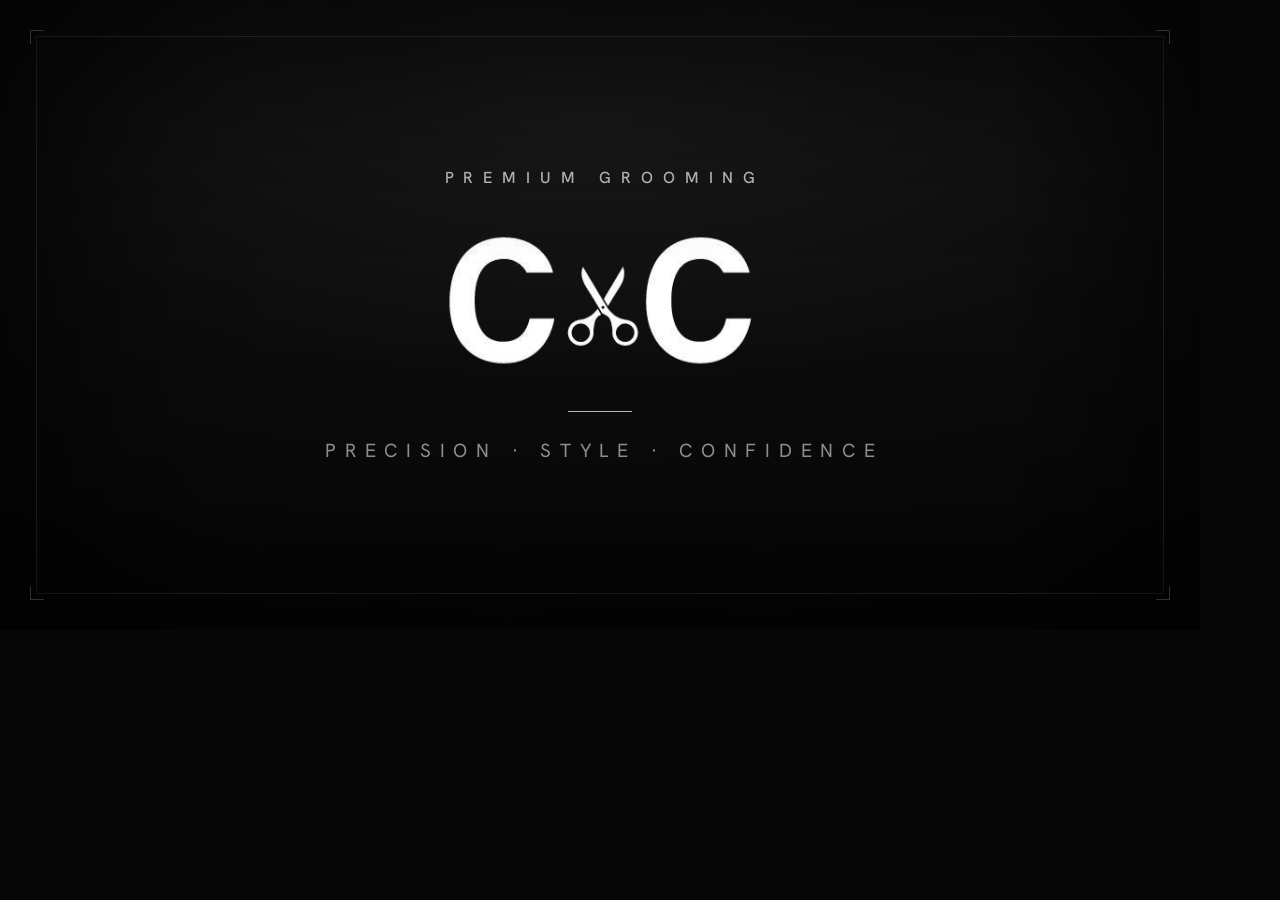
<file: og-image.html>
<!DOCTYPE html>
<html lang="es">
<head>
<meta charset="UTF-8">
<link rel="preconnect" href="https://fonts.googleapis.com">
<link rel="preconnect" href="https://fonts.gstatic.com" crossorigin>
<link href="https://fonts.googleapis.com/css2?family=Hanken+Grotesk:wght@400;500;600&display=swap" rel="stylesheet">
<style>
  * { margin: 0; padding: 0; box-sizing: border-box; }
  html, body { background: #060606; }
  .og {
    width: 1200px; height: 630px;
    background: radial-gradient(120% 90% at 50% 18%, #1a1a1a 0%, #0c0c0c 45%, #050505 100%);
    color: #f4f2ee;
    font-family: "Hanken Grotesk", "Helvetica Neue", Helvetica, Arial, sans-serif;
    position: relative;
    display: flex; flex-direction: column; align-items: center; justify-content: center;
    overflow: hidden;
  }
  .og::after {
    content: ""; position: absolute; inset: 0;
    box-shadow: inset 0 0 200px 40px rgba(0,0,0,0.85);
    pointer-events: none;
  }
  .frame { position: absolute; inset: 36px; border: 1px solid rgba(189,188,183,0.22); pointer-events: none; }
  .corner { position: absolute; width: 14px; height: 14px; border: 1px solid rgba(189,188,183,0.6); }
  .corner.tl { top: 30px; left: 30px; border-right: none; border-bottom: none; }
  .corner.tr { top: 30px; right: 30px; border-left: none; border-bottom: none; }
  .corner.bl { bottom: 30px; left: 30px; border-right: none; border-top: none; }
  .corner.br { bottom: 30px; right: 30px; border-left: none; border-top: none; }
  .eyebrow {
    font-size: 16px; font-weight: 500; letter-spacing: 0.62em;
    text-transform: uppercase; color: #bdbcb7;
    margin-bottom: 40px; text-indent: 0.62em;
  }
  .logo-img { width: 320px; height: auto; margin-bottom: 28px;  }
  .rule { width: 64px; height: 1px; background: #bdbcb7; margin: 10px 0 26px; }
  .tag {
    font-size: 19px; font-weight: 400; letter-spacing: 0.46em;
    text-transform: uppercase; color: #9a958c; text-indent: 0.46em;
  }
</style>
</head>
<body>
  <div class="og">
    <div class="frame"></div>
    <span class="corner tl"></span><span class="corner tr"></span>
    <span class="corner bl"></span><span class="corner br"></span>
    <div class="eyebrow">Premium Grooming</div>
    <img class="logo-img" src="[data-uri]" alt="Cartel Cuts">
    <div class="rule"></div>
    <div class="tag">Precision &middot; Style &middot; Confidence</div>
  </div>
</body>
</html>
</file>
<file: styles.css>
/* ============================================================
   CARTEL CUTS — Design System
   Luxury grooming. Black / Charcoal / Soft gray + deep gold.
   ============================================================ */

:root {
  /* — Surfaces — */
  --ink:        #0a0a0a;   /* page base, near-black */
  --ink-2:      #0d0d0d;
  --char:       #141414;   /* charcoal section */
  --smoke:      #181818;   /* raised card */
  --smoke-2:    #1f1f1f;   /* hover card */
  --paper:      #f4f2ee;   /* off-white light surface */
  --paper-2:    #ece9e3;

  /* — Ink on surfaces — */
  --fg:         #f5f3ef;   /* primary text on dark */
  --fg-soft:    #cfcbc3;
  --mute:       #918c83;   /* muted gray */
  --mute-d:     #6c6760;
  --on-light:   #14110d;   /* text on paper */
  --on-light-s: #4a463f;

  /* — Accent (metallic) — */
  --gold:       #bdbcb7;
  --gold-2:     #d8d7d3;
  --gold-d:     #84837e;
  --silver:     #c7c5c0;

  /* — Lines — */
  --line:       rgba(255,255,255,0.10);
  --line-2:     rgba(255,255,255,0.16);
  --line-dk:    rgba(0,0,0,0.12);

  /* — Type — */
  --sans: "Hanken Grotesk", "Helvetica Neue", Helvetica, Arial, sans-serif;
  --tr-label: 0.34em;   /* eyebrow tracking */
  --tr-nav:   0.18em;

  /* — Rhythm — */
  --maxw: 1280px;
  --pad:  clamp(1.25rem, 5vw, 5rem);
  --sec:  clamp(5rem, 11vw, 10rem);   /* vertical section padding */

  /* — Accent driver (tweakable) — */
  --accent:   var(--gold);
  --accent-2: var(--gold-2);

  --ease: cubic-bezier(0.22, 0.61, 0.36, 1);
  --ease-soft: cubic-bezier(0.4, 0, 0.2, 1);
}

* { margin: 0; padding: 0; box-sizing: border-box; }
*::selection { background: var(--accent); color: #0a0a0a; }

html { scroll-behavior: smooth; -webkit-text-size-adjust: 100%; }
@media (prefers-reduced-motion: reduce) { html { scroll-behavior: auto; } }

body {
  font-family: var(--sans);
  background: var(--ink);
  color: var(--fg);
  line-height: 1.5;
  font-weight: 400;
  -webkit-font-smoothing: antialiased;
  text-rendering: optimizeLegibility;
  overflow-x: hidden;
}

img { display: block; max-width: 100%; }
a { color: inherit; text-decoration: none; }
button { font-family: inherit; cursor: pointer; border: none; background: none; color: inherit; }
input, select, textarea { font-family: inherit; }

/* ---------- Layout helpers ---------- */
.wrap { width: 100%; max-width: var(--maxw); margin-inline: auto; padding-inline: var(--pad); }
.section { padding-block: var(--sec); position: relative; }

/* ---------- Typography primitives ---------- */
.eyebrow {
  font-size: clamp(0.66rem, 0.9vw, 0.78rem);
  font-weight: 600;
  letter-spacing: var(--tr-label);
  text-transform: uppercase;
  color: var(--accent);
  text-indent: var(--tr-label);
  display: inline-flex; align-items: center; gap: 0.9em;
}
.eyebrow.on-light { color: var(--gold-d); }
.eyebrow::before {
  content: ""; width: 26px; height: 1px; background: currentColor; opacity: 0.55;
  flex: none;
}
.eyebrow.no-tick::before { display: none; }

.display {
  font-weight: 800;
  letter-spacing: -0.022em;
  line-height: 0.96;
  text-wrap: balance;
}
.h-hero  { font-size: clamp(2.9rem, 8.4vw, 6.6rem); }
.h-sec   { font-size: clamp(2.1rem, 5.4vw, 3.9rem); }
.h-sub   { font-size: clamp(1.4rem, 2.8vw, 2.1rem); font-weight: 700; letter-spacing: -0.01em; }

.lead {
  font-size: clamp(1.02rem, 1.5vw, 1.22rem);
  color: var(--fg-soft);
  font-weight: 400;
  line-height: 1.62;
  max-width: 46ch;
  text-wrap: pretty;
}
.muted { color: var(--mute); }

/* ---------- Buttons ---------- */
.btn {
  --bg: var(--paper); --c: #0a0a0a;
  display: inline-flex; align-items: center; justify-content: center; gap: 0.7em;
  padding: 1.05em 1.9em;
  background: var(--bg); color: var(--c);
  font-size: 0.82rem; font-weight: 600;
  letter-spacing: var(--tr-nav); text-transform: uppercase;
  border-radius: 2px;
  transition: transform 0.5s var(--ease), background 0.4s var(--ease), color 0.4s var(--ease), box-shadow 0.5s var(--ease);
  will-change: transform;
}
.btn:hover { transform: translateY(-2px); box-shadow: 0 14px 40px -18px rgba(0,0,0,0.9); }
.btn:active { transform: translateY(0); }
.btn .arr { transition: transform 0.45s var(--ease); }
.btn:hover .arr { transform: translateX(4px); }

.btn--ghost {
  --bg: transparent; --c: var(--fg);
  border: 1px solid var(--line-2);
}
.btn--ghost:hover { --bg: rgba(255,255,255,0.05); border-color: var(--fg-soft); box-shadow: none; }

.btn--gold { --bg: var(--accent); --c: #120d05; }
.btn--gold:hover { --bg: var(--accent-2); }

.btn--block { width: 100%; }
.btn--lg { padding: 1.2em 2.3em; }

/* text link with underline sweep */
.tlink {
  display: inline-flex; align-items: center; gap: 0.6em;
  font-size: 0.8rem; font-weight: 600; letter-spacing: var(--tr-nav); text-transform: uppercase;
  color: var(--fg); position: relative; padding-bottom: 4px;
}
.tlink::after {
  content: ""; position: absolute; left: 0; bottom: 0; height: 1px; width: 100%;
  background: var(--accent); transform: scaleX(0); transform-origin: left; transition: transform 0.5s var(--ease);
}
.tlink:hover::after { transform: scaleX(1); }
.tlink .arr { transition: transform 0.45s var(--ease); color: var(--accent); }
.tlink:hover .arr { transform: translateX(4px); }

/* ---------- Reveal animation ---------- */
.reveal { opacity: 0; transform: translateY(26px); transition: opacity 1s var(--ease), transform 1s var(--ease); }
.reveal.in { opacity: 1; transform: none; }
.reveal[data-d="1"] { transition-delay: 0.08s; }
.reveal[data-d="2"] { transition-delay: 0.16s; }
.reveal[data-d="3"] { transition-delay: 0.24s; }
.reveal[data-d="4"] { transition-delay: 0.32s; }
@media (prefers-reduced-motion: reduce) {
  .reveal { opacity: 1 !important; transform: none !important; }
}

/* hairline divider */
.hr { height: 1px; background: var(--line); border: 0; }
</file>
<file: sections.css>
/* ============================================================
   CARTEL CUTS — Sections & Components
   ============================================================ */

/* image-slot empty-state — make legible on dark surfaces */
image-slot::part(frame) {
  background: linear-gradient(155deg, #201e18 0%, #16150f 55%, #100f0c 100%);
}
image-slot::part(empty) { color: rgba(245, 243, 239, 0.50); }
.gal-grid image-slot::part(frame),
.about__media image-slot::part(frame) {
  box-shadow: inset 0 0 0 1px rgba(255, 255, 255, 0.08);
}
.hero__media image-slot::part(frame) { background: linear-gradient(160deg, #17160f 0%, #0b0b09 70%); }
.booking image-slot::part(frame) { background: linear-gradient(155deg, #e7e3db, #d9d4ca); }
.booking image-slot::part(empty) { color: rgba(20, 17, 13, 0.45); }

/* ===================== NAV ===================== */
.nav {
  position: fixed; inset: 0 0 auto 0; z-index: 80;
  transition: background 0.5s var(--ease), backdrop-filter 0.5s var(--ease),
              border-color 0.5s var(--ease), padding 0.5s var(--ease);
  border-bottom: 1px solid transparent;
}
.nav__in {
  display: flex; align-items: center; justify-content: space-between;
  height: 84px; transition: height 0.5s var(--ease);
}
.nav.scrolled {
  background: rgba(10,10,10,0.72);
  backdrop-filter: blur(16px) saturate(1.2);
  -webkit-backdrop-filter: blur(16px) saturate(1.2);
  border-bottom-color: var(--line);
}
.nav.scrolled .nav__in { height: 66px; }

.brand { display: inline-flex; align-items: center; gap: 0.62rem; }
.brand__mark-img { height: 26px; width: auto; display: block; flex: none; transition: height 0.5s var(--ease); }
.nav.scrolled .brand__mark-img { height: 23px; }
.brand__type {
  font-weight: 800; font-size: 0.86rem; letter-spacing: 0.2em;
  text-transform: uppercase; line-height: 1; padding-top: 2px;
}
.brand__type span { color: var(--accent); }
@media (max-width: 540px) { .brand__type { display: none; } }

.nav__links { display: flex; align-items: center; gap: clamp(1.4rem, 2.4vw, 2.6rem); }
.nav__link {
  font-size: 0.74rem; font-weight: 500; letter-spacing: var(--tr-nav);
  text-transform: uppercase; color: var(--fg-soft); position: relative; padding: 0.4em 0;
  transition: color 0.3s var(--ease);
}
.nav__link::after {
  content: ""; position: absolute; left: 0; bottom: 0; height: 1px; width: 100%;
  background: var(--accent); transform: scaleX(0); transform-origin: left;
  transition: transform 0.45s var(--ease);
}
.nav__link:hover { color: var(--fg); }
.nav__link:hover::after { transform: scaleX(1); }

.nav__actions { display: flex; align-items: center; gap: 1.1rem; }
.nav .btn { padding: 0.78em 1.4em; font-size: 0.72rem; }

.burger {
  display: none; width: 40px; height: 40px; position: relative; flex: none;
}
.burger span {
  position: absolute; left: 9px; right: 9px; height: 1.5px; background: var(--fg);
  transition: transform 0.4s var(--ease), opacity 0.3s var(--ease);
}
.burger span:nth-child(1) { top: 15px; }
.burger span:nth-child(2) { top: 24px; }
body.menu-open .burger span:nth-child(1) { transform: translateY(9px) rotate(45deg); }
body.menu-open .burger span:nth-child(2) { transform: translateY(0) rotate(-45deg); }

/* mobile menu overlay */
.menu {
  position: fixed; inset: 0; z-index: 70; background: var(--ink);
  display: flex; flex-direction: column; justify-content: center;
  padding: var(--pad);
  opacity: 0; visibility: hidden; transition: opacity 0.5s var(--ease), visibility 0.5s;
}
body.menu-open .menu { opacity: 1; visibility: visible; }
.menu a {
  font-size: clamp(2rem, 9vw, 3.2rem); font-weight: 800; letter-spacing: -0.02em;
  color: var(--fg); padding: 0.28em 0; border-bottom: 1px solid var(--line);
  display: flex; align-items: baseline; justify-content: space-between;
  transform: translateY(16px); opacity: 0; transition: transform 0.6s var(--ease), opacity 0.6s var(--ease), color 0.3s;
}
.menu a:hover { color: var(--accent); }
.menu a .n { font-size: 0.7rem; letter-spacing: 0.2em; color: var(--mute); font-weight: 500; }
body.menu-open .menu a { transform: none; opacity: 1; }
.menu a:nth-child(1) { transition-delay: 0.10s; }
.menu a:nth-child(2) { transition-delay: 0.16s; }
.menu a:nth-child(3) { transition-delay: 0.22s; }
.menu a:nth-child(4) { transition-delay: 0.28s; }
.menu a:nth-child(5) { transition-delay: 0.34s; }
.menu__foot { margin-top: 2.5rem; display: flex; gap: 1.5rem; }
.menu__foot a { font-size: 0.8rem; letter-spacing: var(--tr-nav); text-transform: uppercase; font-weight: 500; border: 0; padding: 0; transform: none; opacity: 1; color: var(--mute); transition-delay: 0.4s; }

/* ===================== HERO ===================== */
.hero { position: relative; min-height: 100svh; display: flex; align-items: flex-end; overflow: hidden; }
.hero__media { position: absolute; inset: 0; z-index: 0; }
.hero__media image-slot { width: 100%; height: 100%; }
.hero__media::after {
  content: ""; position: absolute; inset: 0; z-index: 1; pointer-events: none;
  background:
    linear-gradient(180deg, rgba(10,10,10,0.55) 0%, rgba(10,10,10,0.18) 26%, rgba(10,10,10,0.22) 54%, rgba(10,10,10,0.9) 100%),
    radial-gradient(120% 80% at 80% 12%, rgba(10,10,10,0) 40%, rgba(10,10,10,0.45) 100%);
}
.hero__in { position: relative; z-index: 2; width: 100%; padding-bottom: clamp(3rem, 7vh, 6rem); padding-top: 120px; }
.hero__eyebrow { margin-bottom: clamp(1.4rem, 3vh, 2.2rem); }
.hero h1 { margin-bottom: clamp(1.6rem, 3.4vh, 2.4rem); }
.hero h1 .ln { display: block; overflow: hidden; }
.hero h1 .ln > span { display: block; }
@media (prefers-reduced-motion: no-preference) {
  .hero.lit h1 .ln > span { animation: heroRise 1.05s var(--ease) both; }
  .hero.lit h1 .ln:nth-child(2) > span { animation-delay: 0.10s; }
  .hero.lit h1 .ln:nth-child(3) > span { animation-delay: 0.20s; }
}
.hero.settled h1 .ln > span { animation: none !important; transform: none !important; }
@keyframes heroRise { from { transform: translateY(110%); } to { transform: none; } }
.hero__sub { max-width: 40ch; margin-bottom: clamp(2rem, 4vh, 2.8rem); }
.hero__cta { display: flex; flex-wrap: wrap; gap: 0.9rem; }

.hero__bar {
  position: absolute; left: 0; right: 0; bottom: 0; z-index: 2;
  border-top: 1px solid var(--line);
}
.hero__bar .wrap { display: flex; align-items: center; justify-content: space-between; height: 58px; }
.hero__bar .meta { font-size: 0.7rem; letter-spacing: var(--tr-nav); text-transform: uppercase; color: var(--mute); }
.scrollcue { display: inline-flex; align-items: center; gap: 0.7em; font-size: 0.68rem; letter-spacing: var(--tr-nav); text-transform: uppercase; color: var(--mute); }
.scrollcue i { width: 1px; height: 22px; background: linear-gradient(var(--accent), transparent); position: relative; overflow: hidden; }
.scrollcue i::after { content:""; position:absolute; inset:0; background: var(--accent); animation: cue 2.1s var(--ease) infinite; }
@keyframes cue { 0%{transform:translateY(-100%)} 60%,100%{transform:translateY(100%)} }
@media (prefers-reduced-motion: reduce){ .scrollcue i::after{ animation:none } }

/* ===================== ABOUT ===================== */
.about__grid { display: grid; grid-template-columns: 1.4fr 0.6fr; gap: clamp(2.5rem, 6vw, 6rem); align-items: end; }
.about__copy .h-sec { margin: 1.5rem 0 1.6rem; }
.principles { margin-top: 2.8rem; border-top: 1px solid var(--line); }
.principle { display: grid; grid-template-columns: auto 1fr; gap: 1.4rem; padding: 1.5rem 0; border-bottom: 1px solid var(--line); align-items: baseline; }
.principle .pn { font-size: 0.74rem; color: var(--accent); letter-spacing: 0.2em; font-weight: 600; }
.principle h4 { font-size: 1.18rem; font-weight: 700; letter-spacing: -0.01em; margin-bottom: 0.35rem; }
.principle p { color: var(--mute); font-size: 0.95rem; max-width: 42ch; }
.about__media { position: relative; }
.about__media image-slot { width: 100%; aspect-ratio: 4 / 5; }
.about__media .tagchip {
  position: relative; left: -1px; margin-top: 1rem; background: var(--ink);
  border: 1px solid var(--line); padding: 0.9rem 1.3rem;
  font-size: 0.7rem; letter-spacing: var(--tr-nav); text-transform: uppercase; color: var(--fg-soft);
}
.about__media .tagchip b { color: var(--accent); font-weight: 600; }

/* ===================== SERVICES ===================== */
.services { background: var(--char); }
.sec-head { display: flex; justify-content: space-between; align-items: flex-end; gap: 2rem; margin-bottom: clamp(2.5rem, 5vw, 4rem); flex-wrap: wrap; }
.sec-head .h-sec { margin-top: 1.2rem; }
.sec-head__r { max-width: 34ch; }

.menu-list { border-top: 1px solid var(--line); }
.srv {
  display: grid; grid-template-columns: 2.2rem 1fr auto; align-items: center;
  gap: clamp(1rem, 3vw, 2.5rem); padding: clamp(1.5rem, 3vw, 2.2rem) 0;
  border-bottom: 1px solid var(--line); position: relative;
  transition: padding 0.5s var(--ease);
}
.srv::before {
  content: ""; position: absolute; inset: 0; background: linear-gradient(90deg, rgba(189,188,183,0.06), transparent 60%);
  opacity: 0; transition: opacity 0.5s var(--ease); pointer-events: none;
}
.srv:hover::before { opacity: 1; }
.srv:hover { padding-inline: clamp(0.5rem, 2vw, 1.5rem); }
.srv__n { font-size: 0.78rem; color: var(--mute-d); letter-spacing: 0.12em; font-weight: 600; transition: color 0.4s; }
.srv:hover .srv__n { color: var(--accent); }
.srv__main { min-width: 0; }
.srv__name { font-size: clamp(1.4rem, 3vw, 2.1rem); font-weight: 700; letter-spacing: -0.015em; transition: transform 0.5s var(--ease); }
.srv:hover .srv__name { transform: translateX(8px); }
.srv__desc { color: var(--mute); font-size: 0.95rem; margin-top: 0.4rem; max-width: 52ch; }
.srv__meta { text-align: right; flex: none; }
.srv__price { font-size: clamp(1.2rem, 2.4vw, 1.6rem); font-weight: 700; letter-spacing: -0.01em; }
.srv__dur { font-size: 0.72rem; letter-spacing: 0.14em; text-transform: uppercase; color: var(--mute-d); margin-top: 0.3rem; }
.srv.feature { background: linear-gradient(100deg, rgba(189,188,183,0.10), rgba(189,188,183,0.02)); }
.srv.feature .srv__name { color: var(--fg); }
.srv .tag-best { display: inline-block; font-size: 0.6rem; letter-spacing: 0.2em; text-transform: uppercase; color: #120d05; background: var(--accent); padding: 0.28em 0.6em; border-radius: 2px; margin-left: 0.9rem; vertical-align: middle; font-weight: 700; }

/* ===================== GALLERY ===================== */
.gallery .sec-head { margin-bottom: clamp(2rem, 4vw, 3rem); }
.gal-grid { display: grid; grid-template-columns: repeat(12, 1fr); gap: clamp(0.6rem, 1.4vw, 1.1rem); grid-auto-flow: dense; }
.gal-grid image-slot { width: 100%; height: 100%; }
.g1 { grid-column: span 7; aspect-ratio: 4/3; }
.g2 { grid-column: span 5; aspect-ratio: 3/4; }
.g3 { grid-column: span 4; aspect-ratio: 1/1; }
.g4 { grid-column: span 4; aspect-ratio: 1/1; }
.g5 { grid-column: span 4; aspect-ratio: 1/1; }
.g6 { grid-column: span 12; aspect-ratio: 21/9; }

/* ===================== REVIEWS ===================== */
.reviews { background: var(--char); }
.rev-hero { max-width: 30ch; margin: 0 auto 4rem; text-align: center; }
.rev-hero .quote { font-size: clamp(1.7rem, 4.4vw, 3rem); font-weight: 700; letter-spacing: -0.02em; line-height: 1.12; text-wrap: balance; }
.rev-hero .quote .accent { color: var(--accent); }
.rev-grid { display: grid; grid-template-columns: repeat(3, 1fr); gap: 0; border-top: 1px solid var(--line); }
.rev { padding: 2.4rem clamp(1.2rem, 2.5vw, 2.2rem); border-right: 1px solid var(--line); }
.rev:last-child { border-right: 0; }
.rev p { font-size: 1.02rem; color: var(--fg-soft); line-height: 1.6; margin-bottom: 1.6rem; text-wrap: pretty; }
.rev .who { font-size: 0.78rem; letter-spacing: 0.06em; }
.rev .who b { font-weight: 700; }
.rev .who span { color: var(--mute); display: block; margin-top: 0.2rem; letter-spacing: var(--tr-nav); text-transform: uppercase; font-size: 0.66rem; }
.rev .stars { color: var(--accent); letter-spacing: 0.2em; font-size: 0.7rem; margin-bottom: 1rem; }

/* ===================== BOOKING ===================== */
.booking { background: var(--paper); color: var(--on-light); }
.booking *::selection { background: var(--gold-d); color: #fff; }
.book-grid { display: grid; grid-template-columns: 0.85fr 1.15fr; gap: clamp(2.5rem, 5vw, 5rem); align-items: start; }
.book-pitch .eyebrow { color: var(--gold-d); }
.book-pitch .h-sec { color: var(--on-light); margin: 1.3rem 0 1.4rem; }
.book-pitch .lead { color: var(--on-light-s); }
.book-info { margin-top: 2.6rem; display: grid; gap: 1.3rem; }
.book-info .row { display: grid; grid-template-columns: 7rem 1fr; gap: 1rem; padding-top: 1.3rem; border-top: 1px solid var(--line-dk); }
.book-info .k { font-size: 0.68rem; letter-spacing: var(--tr-nav); text-transform: uppercase; color: var(--gold-d); font-weight: 600; }
.book-info .v { font-size: 0.95rem; color: var(--on-light); }
.book-info .v b { font-weight: 600; }

/* Booksy handoff card */
.book-card { background: #fff; border: 1px solid rgba(0,0,0,0.10); box-shadow: 0 40px 90px -50px rgba(0,0,0,0.4); }
.booky { display: flex; flex-direction: column; }
.booky__head { display: flex; align-items: center; justify-content: space-between; gap: 1rem; padding: 1.25rem clamp(1.4rem, 3vw, 2.2rem); border-bottom: 1px solid var(--line-dk); }
.booky__rating { font-size: 0.88rem; color: var(--on-light); white-space: nowrap; }
.booky__rating b { font-weight: 700; }
.booky__stars { color: var(--gold); letter-spacing: 0.12em; font-size: 0.8rem; }
.booky__badge { font-size: 0.62rem; letter-spacing: 0.16em; text-transform: uppercase; font-weight: 600; color: var(--gold-d); border: 1px solid rgba(184,148,95,0.45); border-radius: 999px; padding: 0.45em 0.85em; white-space: nowrap; }
.booky__body { padding: clamp(1.5rem, 3vw, 2.2rem); }
.booky__title { font-size: 1.45rem; font-weight: 700; letter-spacing: -0.01em; margin-bottom: 0.5rem; }
.booky__lead { font-size: 0.95rem; color: var(--on-light-s); line-height: 1.55; margin-bottom: 1.6rem; max-width: 46ch; }
.booky__steps { list-style: none; display: grid; gap: 0.75rem; margin-bottom: 1.8rem; }
.booky__steps li { display: flex; align-items: center; gap: 0.85rem; font-size: 0.96rem; color: var(--on-light); }
.booky__num { width: 26px; height: 26px; flex: none; border-radius: 50%; display: grid; place-items: center; background: var(--char); color: var(--paper); font-size: 0.76rem; font-weight: 700; }
.booky__menu { border-top: 1px solid var(--line-dk); }
.booky__mlabel { font-size: 0.64rem; letter-spacing: var(--tr-label); text-transform: uppercase; color: var(--gold-d); font-weight: 600; padding: 1rem 0 0.4rem; }
.booky__mrow { display: flex; justify-content: space-between; gap: 1rem; padding: 0.6rem 0; border-bottom: 1px solid var(--line-dk); font-size: 0.93rem; color: var(--on-light); }
.booky__mrow > span { white-space: nowrap; }
.booky__mrow:last-child { border-bottom: 0; }
.booky__mrow b { font-weight: 700; }
.booky__foot { padding: clamp(1.4rem, 3vw, 2.2rem); border-top: 1px solid var(--line-dk); margin-top: auto; }
.booky__foot .btn { background: var(--ink); color: var(--paper); box-shadow: 0 16px 40px -20px rgba(0,0,0,0.55); }
.booky__foot .btn:hover { background: var(--char); }
.booky__alt { display: block; text-align: center; margin-top: 1rem; font-size: 0.8rem; letter-spacing: 0.05em; color: var(--on-light-s); text-decoration: underline; text-underline-offset: 3px; text-decoration-color: rgba(0,0,0,0.2); transition: color 0.3s; }
.booky__alt:hover { color: var(--on-light); text-decoration-color: currentColor; }

/* ===================== FOOTER ===================== */
.footer { background: var(--ink); border-top: 1px solid var(--line); padding-top: clamp(4rem, 8vw, 7rem); }
.foot-word { font-weight: 800; letter-spacing: -0.02em; line-height: 0.86; font-size: clamp(3.4rem, 16vw, 13rem); color: var(--fg); position: relative; }
.foot-word .x { color: var(--accent); }
.foot-cols { display: grid; grid-template-columns: 1.4fr 1fr 1fr 1fr; gap: 2rem; padding: clamp(3rem, 6vw, 5rem) 0 3rem; border-top: 1px solid var(--line); margin-top: clamp(2.5rem, 5vw, 4rem); }
.foot-col h5 { font-size: 0.68rem; letter-spacing: var(--tr-label); text-transform: uppercase; color: var(--accent); margin-bottom: 1.1rem; font-weight: 600; }
.foot-col p, .foot-col a { font-size: 0.94rem; color: var(--fg-soft); display: block; margin-bottom: 0.5rem; transition: color 0.3s; }
.foot-col a:hover { color: var(--accent); }
.foot-cta .h-sub { margin-bottom: 1.2rem; max-width: 16ch; }
.foot-bot { display: flex; align-items: center; justify-content: space-between; gap: 1rem; padding: 1.8rem 0; border-top: 1px solid var(--line); flex-wrap: wrap; }
.foot-bot .small { font-size: 0.74rem; color: var(--mute-d); letter-spacing: 0.04em; }
.foot-bot .socials { display: flex; gap: 1.4rem; }
.foot-bot .socials a { font-size: 0.72rem; letter-spacing: var(--tr-nav); text-transform: uppercase; color: var(--mute); }
.foot-bot .socials a:hover { color: var(--accent); }

/* scroll offset for fixed nav */
#about, #services, #gallery, #reviews, #booking { scroll-margin-top: 80px; }
@media (prefers-reduced-motion: reduce) {
  .hero h1 .ln > span { transform: none !important; }
}

/* ===================== RESPONSIVE ===================== */
@media (max-width: 980px) {
  .nav__links, .nav__actions .btn span.lbl { display: none; }
  .nav__actions .btn { display: none; }
  .burger { display: block; }
  .about__grid { grid-template-columns: 1fr; gap: 3rem; }
  .about__media { max-width: 460px; }
  .book-grid { grid-template-columns: 1fr; }
  .rev-grid { grid-template-columns: 1fr; }
  .rev { border-right: 0; border-bottom: 1px solid var(--line); }
  .rev:last-child { border-bottom: 0; }
  .foot-cols { grid-template-columns: 1fr 1fr; gap: 2.5rem 2rem; }
  .foot-cta { grid-column: 1 / -1; }
}
@media (max-width: 620px) {
  .gal-grid { grid-template-columns: repeat(2, 1fr); }
  .g1, .g2, .g3, .g4, .g5, .g6 { grid-column: span 2; aspect-ratio: 4/3; }
  .g3, .g4, .g5 { grid-column: span 1; aspect-ratio: 1/1; }
  .foot-cols { grid-template-columns: 1fr; }
  .srv { grid-template-columns: 1fr auto; }
  .srv__n { display: none; }
}
</file>
